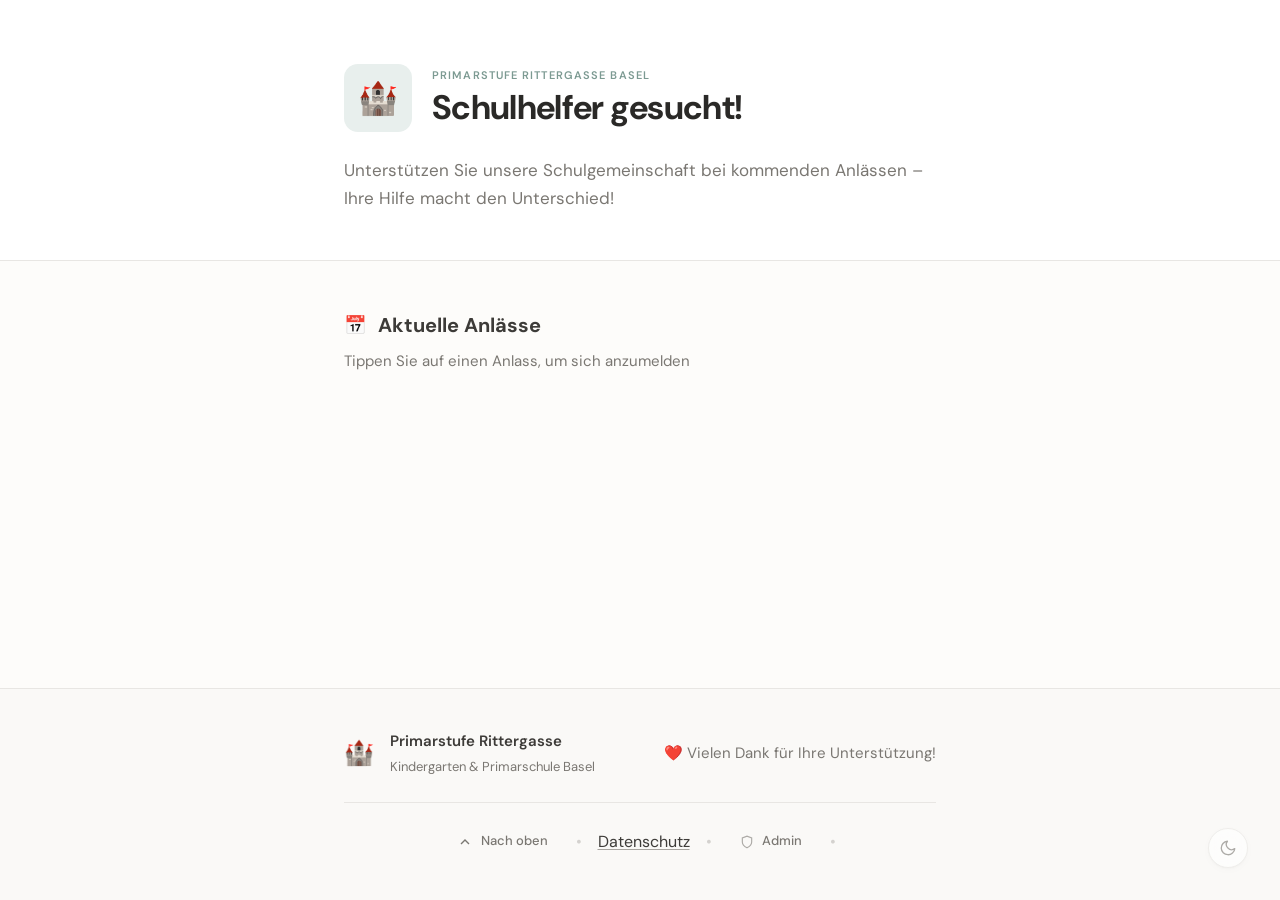
<file: index.html>
<!DOCTYPE html>
<html lang="de">
<head>
  <meta charset="UTF-8">
  <meta name="viewport" content="width=device-width, initial-scale=1.0, viewport-fit=cover">
  <meta name="description" content="Helfen Sie mit! Anmeldeformular für Schulanlässe der Primarstufe Rittergasse Basel">
  <meta name="theme-color" content="#fdfcfa" media="(prefers-color-scheme: light)">
  <meta name="theme-color" content="#1c1c1a" media="(prefers-color-scheme: dark)">
  <meta name="mobile-web-app-capable" content="yes">
  
  <title>Schulhelfer – Primarstufe Rittergasse Basel</title>
  
  <link rel="preconnect" href="https://fonts.googleapis.com">
  <link rel="preconnect" href="https://fonts.gstatic.com" crossorigin>
  <link href="https://fonts.googleapis.com/css2?family=DM+Sans:wght@400;500;600;700&display=swap" rel="stylesheet">
  
  <link rel="stylesheet" href="css/styles.css">

  <!-- Prevent flash of wrong theme (FOUC) -->
  <script>
    (function(){var t=localStorage.getItem('theme')||(matchMedia('(prefers-color-scheme:dark)').matches?'dark':'light');if(t==='dark')document.documentElement.setAttribute('data-theme','dark')})();
  </script>

  <!-- Favicon -->
  <link rel="icon" href="data:image/svg+xml,<svg xmlns='http://www.w3.org/2000/svg' viewBox='0 0 100 100'><text y='.9em' font-size='90'>🏰</text></svg>">

  <!-- PWA: installable on Home Screen -->
  <link rel="manifest" href="./manifest.webmanifest">
  <link rel="apple-touch-icon" href="./icons/icon.svg">
  <meta name="apple-mobile-web-app-capable" content="yes">
  <meta name="apple-mobile-web-app-status-bar-style" content="default">
  <meta name="apple-mobile-web-app-title" content="Schulhelfer">
</head>
<body>
  <!-- Skip Link -->
  <a href="#main-content" class="skip-link">Zum Hauptinhalt springen</a>
  
  <!-- Header -->
  <header class="header" role="banner">
    <div class="container">
      <div class="header-content">
        <div class="school-badge" aria-hidden="true">
          <span class="school-icon">🏰</span>
        </div>
        <div class="school-info">
          <p class="school-name">Primarstufe Rittergasse Basel</p>
          <h1 class="site-title">Schulhelfer gesucht!</h1>
        </div>
      </div>
      <p class="header-intro">
        Unterstützen Sie unsere Schulgemeinschaft bei kommenden Anlässen – 
        Ihre Hilfe macht den Unterschied!
      </p>
    </div>
  </header>

  <!-- Main -->
  <main id="main-content" class="main" role="main">
    <div class="container">
      
      <!-- Status (Screenreader) -->
      <div id="status-message" class="visually-hidden" role="status" aria-live="polite" aria-atomic="true"></div>
      
      <!-- Error Message -->
      <div id="error-message" class="message message--error" role="alert" aria-live="assertive" hidden>
        <div class="message-icon" aria-hidden="true">
          <svg width="24" height="24" viewBox="0 0 24 24" fill="none" stroke="currentColor" stroke-width="2">
            <circle cx="12" cy="12" r="10"></circle>
            <line x1="12" y1="8" x2="12" y2="12"></line>
            <line x1="12" y1="16" x2="12.01" y2="16"></line>
          </svg>
        </div>
        <div class="message-content">
          <strong>Fehler</strong>
          <span id="error-text"></span>
        </div>
        <button type="button" class="message-close" aria-label="Meldung schliessen" onclick="closeError()">
          <svg width="20" height="20" viewBox="0 0 24 24" fill="none" stroke="currentColor" stroke-width="2">
            <line x1="18" y1="6" x2="6" y2="18"></line>
            <line x1="6" y1="6" x2="18" y2="18"></line>
          </svg>
        </button>
      </div>
      
      <!-- Success Message -->
      <div id="success-message" class="message message--success" role="alert" aria-live="polite" hidden>
        <div class="message-icon" aria-hidden="true">
          <svg width="24" height="24" viewBox="0 0 24 24" fill="none" stroke="currentColor" stroke-width="2">
            <path d="M22 11.08V12a10 10 0 1 1-5.93-9.14"></path>
            <polyline points="22 4 12 14.01 9 11.01"></polyline>
          </svg>
        </div>
        <div class="message-content">
          <strong>Vielen Dank!</strong>
          <span id="success-text"></span>
          <!-- Calendar download button will be inserted here by JavaScript -->
        </div>
      </div>

      <!-- Loading -->
      <div id="loading" class="loading" aria-busy="true" hidden>
        <div class="loading-spinner" aria-hidden="true"></div>
        <p>Anlässe werden geladen...</p>
      </div>

      <!-- Events Section -->
      <section id="events-section" class="events-section" aria-labelledby="events-heading">
        <div class="section-header">
          <h2 id="events-heading" class="section-heading">
            <span class="section-icon" aria-hidden="true">📅</span>
            Aktuelle Anlässe
          </h2>
          <p class="section-intro">Tippen Sie auf einen Anlass, um sich anzumelden</p>
        </div>
        
        <div id="events-list" class="events-list" role="list" aria-label="Verfügbare Anlässe"></div>
        
        <!-- No Events -->
        <div id="no-events" class="no-events" hidden>
          <div class="no-events-icon" aria-hidden="true">
            <svg width="80" height="80" viewBox="0 0 24 24" fill="none" stroke="currentColor" stroke-width="1">
              <rect x="3" y="4" width="18" height="18" rx="2" ry="2"></rect>
              <line x1="16" y1="2" x2="16" y2="6"></line>
              <line x1="8" y1="2" x2="8" y2="6"></line>
              <line x1="3" y1="10" x2="21" y2="10"></line>
            </svg>
          </div>
          <h3>Keine Anlässe verfügbar</h3>
          <p>Momentan suchen wir keine Helfer.<br>Schauen Sie später wieder vorbei!</p>
        </div>
      </section>

      <!-- Registration Form -->
      <section id="registration-section" class="registration-section" aria-labelledby="form-heading" hidden>
        <div class="registration-card">
          <div class="registration-header">
            <button type="button" class="back-btn" onclick="cancelRegistration()" aria-label="Zurück zur Anlassauswahl">
              <svg width="24" height="24" viewBox="0 0 24 24" fill="none" stroke="currentColor" stroke-width="2">
                <polyline points="15 18 9 12 15 6"></polyline>
              </svg>
              <span>Zurück</span>
            </button>
          </div>
          
          <div class="registration-content">
            <h2 id="form-heading" class="registration-title">
              <svg width="28" height="28" viewBox="0 0 24 24" fill="none" stroke="currentColor" stroke-width="2">
                <path d="M16 21v-2a4 4 0 0 0-4-4H5a4 4 0 0 0-4 4v2"></path>
                <circle cx="8.5" cy="7" r="4"></circle>
                <line x1="20" y1="8" x2="20" y2="14"></line>
                <line x1="23" y1="11" x2="17" y2="11"></line>
              </svg>
              Anmeldung
            </h2>
            
            <div class="selected-event">
              <span class="selected-label">Für diesen Anlass:</span>
              <span id="selected-event-name" class="selected-name"></span>
            </div>
            
            <form id="registration-form" class="registration-form" novalidate>
              <input type="hidden" id="event-id" name="eventId">

              <!-- Honeypot (hidden from humans, catches bots) -->
              <div class="form-group" aria-hidden="true" style="position:absolute;left:-9999px;height:0;overflow:hidden">
                <label for="website" aria-hidden="true">Website</label>
                <input type="text" id="website" name="website" autocomplete="off" tabindex="-1" aria-hidden="true">
              </div>

              <!-- Name -->
              <div class="form-group">
                <label for="name" class="form-label">
                  Ihr Name
                  <span class="required" aria-hidden="true">*</span>
                </label>
                <div class="input-wrapper">
                  <svg class="input-icon" width="20" height="20" viewBox="0 0 24 24" fill="none" stroke="currentColor" stroke-width="2">
                    <path d="M20 21v-2a4 4 0 0 0-4-4H8a4 4 0 0 0-4 4v2"></path>
                    <circle cx="12" cy="7" r="4"></circle>
                  </svg>
                  <input type="text" id="name" name="name" class="form-input" required autocomplete="name" placeholder="Vor- und Nachname" aria-describedby="name-error" aria-required="true" enterkeyhint="next">
                </div>
                <span id="name-error" class="form-error" role="alert" hidden></span>
              </div>
              
              <!-- Email -->
              <div class="form-group">
                <label for="email" class="form-label">
                  E-Mail-Adresse
                  <span class="required" aria-hidden="true">*</span>
                </label>
                <div class="input-wrapper">
                  <svg class="input-icon" width="20" height="20" viewBox="0 0 24 24" fill="none" stroke="currentColor" stroke-width="2">
                    <path d="M4 4h16c1.1 0 2 .9 2 2v12c0 1.1-.9 2-2 2H4c-1.1 0-2-.9-2-2V6c0-1.1.9-2 2-2z"></path>
                    <polyline points="22,6 12,13 2,6"></polyline>
                  </svg>
                  <input type="email" id="email" name="email" class="form-input" required autocomplete="email" placeholder="ihre.email@beispiel.ch" aria-describedby="email-error" aria-required="true" inputmode="email" enterkeyhint="next" autocapitalize="off" spellcheck="false">
                </div>
                <span id="email-error" class="form-error" role="alert" hidden></span>
              </div>
              
              <!-- Phone -->
              <div class="form-group">
                <label for="phone" class="form-label">
                  Telefonnummer
                  <span class="optional">(optional)</span>
                </label>
                <div class="input-wrapper">
                  <svg class="input-icon" width="20" height="20" viewBox="0 0 24 24" fill="none" stroke="currentColor" stroke-width="2">
                    <path d="M22 16.92v3a2 2 0 0 1-2.18 2 19.79 19.79 0 0 1-8.63-3.07 19.5 19.5 0 0 1-6-6 19.79 19.79 0 0 1-3.07-8.67A2 2 0 0 1 4.11 2h3a2 2 0 0 1 2 1.72 12.84 12.84 0 0 0 .7 2.81 2 2 0 0 1-.45 2.11L8.09 9.91a16 16 0 0 0 6 6l1.27-1.27a2 2 0 0 1 2.11-.45 12.84 12.84 0 0 0 2.81.7A2 2 0 0 1 22 16.92z"></path>
                  </svg>
                  <input type="tel" id="phone" name="phone" class="form-input" autocomplete="tel" placeholder="079 123 45 67" aria-describedby="phone-hint phone-error" inputmode="tel" enterkeyhint="done">
                </div>
                <span id="phone-error" class="form-error" role="alert" hidden></span>
                <span id="phone-hint" class="form-hint">Für Rückfragen bei Änderungen</span>
              </div>
              
              <!-- Submit -->
              <button type="submit" id="submit-btn" class="btn btn-primary">
                <span class="btn-content">
                  <svg width="22" height="22" viewBox="0 0 24 24" fill="none" stroke="currentColor" stroke-width="2.5">
                    <polyline points="20 6 9 17 4 12"></polyline>
                  </svg>
                  <span>Jetzt anmelden</span>
                </span>
                <span class="btn-loading" hidden>
                  <span class="spinner"></span>
                  <span>Wird gesendet...</span>
                </span>
              </button>
            </form>
          </div>
        </div>
      </section>

    </div>
  </main>

  <!-- Footer -->
  <footer class="footer" role="contentinfo">
    <div class="container">
      <div class="footer-main">
        <div class="footer-brand">
          <span class="footer-icon" aria-hidden="true">🏰</span>
          <div class="footer-info">
            <strong>Primarstufe Rittergasse</strong>
            <span>Kindergarten & Primarschule Basel</span>
          </div>
        </div>
        <p class="footer-thanks">
          <span aria-hidden="true">❤️</span> 
          Vielen Dank für Ihre Unterstützung!
        </p>
      </div>
      <!-- Install to Home Screen (hidden by default; shown when installable) -->
      <div class="footer-install" id="install-wrap" hidden>
        <button type="button" id="install-app-btn" class="install-app-btn">
          <svg width="20" height="20" viewBox="0 0 24 24" fill="none" stroke="currentColor" stroke-width="2" stroke-linecap="round" stroke-linejoin="round" aria-hidden="true">
            <rect x="5" y="2" width="14" height="20" rx="2" ry="2"></rect>
            <line x1="12" y1="8" x2="12" y2="16"></line>
            <line x1="8" y1="12" x2="16" y2="12"></line>
          </svg>
          <span>Zum Startbildschirm hinzufügen</span>
        </button>
      </div>

      <div class="footer-bottom">
        <div class="footer-links">
          <a href="#main-content" class="back-to-top">
            <svg width="16" height="16" viewBox="0 0 24 24" fill="none" stroke="currentColor" stroke-width="2">
              <polyline points="18 15 12 9 6 15"></polyline>
            </svg>
            Nach oben
          </a>
          <span class="footer-separator" aria-hidden="true">•</span>
          <button type="button" class="privacy-link" id="privacy-link" aria-haspopup="dialog">Datenschutz</button>
          <span class="footer-separator" aria-hidden="true">•</span>
          <a href="./admin/" class="footer-admin-link" rel="nofollow">
            <svg width="14" height="14" viewBox="0 0 24 24" fill="none" stroke="currentColor" stroke-width="2" aria-hidden="true">
              <path d="M12 22s8-4 8-10V5l-8-3-8 3v7c0 6 8 10 8 10z"/>
            </svg>
            Admin
          </a>
          <span class="footer-separator" aria-hidden="true">•</span>
          <a href="#" id="spreadsheet-link" class="spreadsheet-link" target="_blank" rel="noopener noreferrer" style="display: none;">
            <svg width="16" height="16" viewBox="0 0 24 24" fill="none" stroke="currentColor" stroke-width="2">
              <rect x="3" y="3" width="18" height="18" rx="2" ry="2"></rect>
              <line x1="9" y1="3" x2="9" y2="21"></line>
              <line x1="15" y1="3" x2="15" y2="21"></line>
              <line x1="3" y1="9" x2="21" y2="9"></line>
              <line x1="3" y1="15" x2="21" y2="15"></line>
            </svg>
            Übersicht öffnen
          </a>
        </div>
      </div>
    </div>
  </footer>

  <!-- Config -->
  <script>
    const CONFIG = {
      API_URL: 'https://script.google.com/macros/s/AKfycbzeyNTd8C1rmas-Nk5sF--Aa2Ck6ugw-wd6ts2slxpaVV8M9JzmKZW7GzipXYRsDbEf/exec',
      SCHOOL_NAME: 'Primarstufe Rittergasse Basel',
      SPREADSHEET_URL: 'https://docs.google.com/spreadsheets/d/1j844wKN_NrXyPSVyf1iuNfxydpGdUCOzQg9HQn549Qg/edit?usp=sharing'
    };

    if ('serviceWorker' in navigator) {
      window.addEventListener('load', () => {
        navigator.serviceWorker.register('./service-worker.js')
          .then((reg) => {
            reg.addEventListener('updatefound', () => {
              const nw = reg.installing;
              if (!nw) return;
              nw.addEventListener('statechange', () => {
                if (nw.state === 'installed' && navigator.serviceWorker.controller) {
                  nw.postMessage('skipWaiting');
                }
              });
            });
          })
          .catch((e) => console.log('SW registration failed:', e));
      });
    }
  </script>
  
  <!-- Theme Toggle Button -->
  <button class="theme-toggle" id="theme-toggle" aria-label="Farbschema wechseln" title="Farbschema wechseln">
    <svg class="icon-moon" viewBox="0 0 24 24" fill="none" stroke="currentColor" stroke-width="2" stroke-linecap="round" stroke-linejoin="round">
      <path d="M21 12.79A9 9 0 1 1 11.21 3 7 7 0 0 0 21 12.79z"></path>
    </svg>
    <svg class="icon-sun" viewBox="0 0 24 24" fill="none" stroke="currentColor" stroke-width="2" stroke-linecap="round" stroke-linejoin="round">
      <circle cx="12" cy="12" r="5"></circle>
      <line x1="12" y1="1" x2="12" y2="3"></line>
      <line x1="12" y1="21" x2="12" y2="23"></line>
      <line x1="4.22" y1="4.22" x2="5.64" y2="5.64"></line>
      <line x1="18.36" y1="18.36" x2="19.78" y2="19.78"></line>
      <line x1="1" y1="12" x2="3" y2="12"></line>
      <line x1="21" y1="12" x2="23" y2="12"></line>
      <line x1="4.22" y1="19.78" x2="5.64" y2="18.36"></line>
      <line x1="18.36" y1="5.64" x2="19.78" y2="4.22"></line>
    </svg>
  </button>
  
  <!-- Theme Script (before app.js, inline for instant load) -->
  <script>
    (function() {
      const toggle = document.getElementById('theme-toggle');
      const html = document.documentElement;

      // Get saved theme or respect system preference
      function getPreferredTheme() {
        const saved = localStorage.getItem('theme');
        if (saved) return saved;
        return window.matchMedia('(prefers-color-scheme: dark)').matches ? 'dark' : 'light';
      }

      // Apply theme to the DOM (no persistence)
      function applyTheme(theme) {
        if (theme === 'dark') {
          html.setAttribute('data-theme', 'dark');
        } else {
          html.removeAttribute('data-theme');
        }
      }

      // Apply + persist (used only on explicit user action)
      function setTheme(theme) {
        applyTheme(theme);
        localStorage.setItem('theme', theme);
      }

      // Initialize – apply without persisting so that system preference
      // changes still take effect until the user clicks the toggle.
      applyTheme(getPreferredTheme());

      // Toggle handler
      toggle.addEventListener('click', () => {
        const current = html.getAttribute('data-theme');
        setTheme(current === 'dark' ? 'light' : 'dark');
      });

      // Listen for system preference changes
      window.matchMedia('(prefers-color-scheme: dark)').addEventListener('change', (e) => {
        if (!localStorage.getItem('theme')) {
          applyTheme(e.matches ? 'dark' : 'light');
        }
      });
    })();
  </script>
  
  <!-- Privacy dialog -->
  <dialog id="privacy-dialog" class="privacy-dialog" aria-labelledby="privacy-title">
    <div class="privacy-card">
      <button type="button" class="install-close" aria-label="Schliessen" onclick="document.getElementById('privacy-dialog').close()">
        <svg width="20" height="20" viewBox="0 0 24 24" fill="none" stroke="currentColor" stroke-width="2" stroke-linecap="round" stroke-linejoin="round">
          <line x1="18" y1="6" x2="6" y2="18"></line>
          <line x1="6" y1="6" x2="18" y2="18"></line>
        </svg>
      </button>
      <h2 id="privacy-title" class="install-title">Datenschutz</h2>
      <div class="privacy-body">
        <p><strong>Verantwortlich:</strong> Primarstufe Rittergasse, Basel</p>
        <p><strong>Zweck:</strong> Organisation von Schulanlässen – Koordination freiwilliger Helfer:innen.</p>
        <p><strong>Erhobene Daten:</strong> Name, E-Mail-Adresse, Telefonnummer (optional).</p>
        <p><strong>Speicherung:</strong> Ihre Daten werden in einem geschützten Google Sheet gespeichert, auf das nur die Schulleitung Zugriff hat.</p>
        <p><strong>Aufbewahrung:</strong> Die Daten werden nach Durchführung des Anlasses innerhalb weniger Monate gelöscht.</p>
        <p><strong>Weitergabe:</strong> Keine Weitergabe an Dritte. Die Daten werden ausschliesslich für die Organisation des jeweiligen Anlasses verwendet.</p>
        <p><strong>Lokale Speicherung:</strong> Zur Benutzerfreundlichkeit speichert Ihr Browser Formulardaten und Einstellungen lokal (localStorage). Diese können Sie jederzeit über die Browser-Einstellungen löschen.</p>
        <p><strong>Auskunft &amp; Löschung:</strong> Wenden Sie sich an die Schulleitung, um Auskunft über Ihre Daten zu erhalten oder deren Löschung zu verlangen.</p>
      </div>
      <div class="install-actions">
        <button type="button" class="install-action install-action--primary" onclick="document.getElementById('privacy-dialog').close()">Verstanden</button>
      </div>
    </div>
  </dialog>
  <script>
    document.getElementById('privacy-link').addEventListener('click', function() {
      document.getElementById('privacy-dialog').showModal();
    });
  </script>

  <!-- Install-to-Home-Screen dialog (content populated by script based on browser context) -->
  <dialog id="install-dialog" class="install-dialog" aria-labelledby="install-title">
    <div class="install-card">
      <button type="button" class="install-close" aria-label="Schliessen" data-close>
        <svg width="20" height="20" viewBox="0 0 24 24" fill="none" stroke="currentColor" stroke-width="2" stroke-linecap="round" stroke-linejoin="round">
          <line x1="18" y1="6" x2="6" y2="18"></line>
          <line x1="6" y1="6" x2="18" y2="18"></line>
        </svg>
      </button>
      <div id="install-hero" class="install-hero" aria-hidden="true"></div>
      <h2 id="install-title" class="install-title"></h2>
      <div id="install-body" class="install-body"></div>
      <div id="install-actions" class="install-actions"></div>
    </div>
  </dialog>

  <!-- Auto-prompt banner (shown on return visits only) -->
  <div id="install-banner" class="install-banner" role="region" aria-label="Zum Startbildschirm hinzufügen" hidden>
    <div class="install-banner-inner">
      <div class="install-banner-icon" aria-hidden="true">
        <svg width="28" height="28" viewBox="0 0 24 24" fill="none" stroke="currentColor" stroke-width="2" stroke-linecap="round" stroke-linejoin="round">
          <rect x="5" y="2" width="14" height="20" rx="2" ry="2"></rect>
          <line x1="12" y1="8" x2="12" y2="16"></line>
          <line x1="8" y1="12" x2="16" y2="12"></line>
        </svg>
      </div>
      <div class="install-banner-text">
        <strong>Schulhelfer als App</strong>
        <span>Ein Tipp genügt für nächste Anlässe</span>
      </div>
      <div class="install-banner-actions">
        <button type="button" id="install-banner-dismiss" class="install-banner-btn install-banner-btn--ghost">Später</button>
        <button type="button" id="install-banner-accept" class="install-banner-btn install-banner-btn--primary">Hinzufügen</button>
      </div>
    </div>
  </div>

  <!-- PWA install handler -->
  <script>
    (function(){
      const wrap    = document.getElementById('install-wrap');
      const btn     = document.getElementById('install-app-btn');
      const dlg     = document.getElementById('install-dialog');
      const title   = document.getElementById('install-title');
      const body    = document.getElementById('install-body');
      const actions = document.getElementById('install-actions');
      const hero    = document.getElementById('install-hero');
      const banner  = document.getElementById('install-banner');
      const bAccept = document.getElementById('install-banner-accept');
      const bDismiss= document.getElementById('install-banner-dismiss');
      if (!wrap || !btn || !dlg || !banner) return;

      // --- State (visits, dismissals) --------------------------------------
      const STORAGE_KEY = 'schulhelfer.install';
      const DISMISS_DAYS = 14;
      function readState(){ try { return JSON.parse(localStorage.getItem(STORAGE_KEY) || '{}'); } catch(e) { return {}; } }
      function writeState(p){ try { localStorage.setItem(STORAGE_KEY, JSON.stringify(Object.assign(readState(), p))); } catch(e){} }
      const state = readState();
      writeState({ visits: (state.visits || 0) + 1, lastVisit: Date.now() });

      // --- Environment detection -------------------------------------------
      const ua = navigator.userAgent || '';
      const isIOS       = /iPhone|iPad|iPod/i.test(ua) && !window.MSStream;
      const isAndroid   = /Android/i.test(ua);
      const isInApp     = /FBAN|FBAV|FB_IAB|FBIOS|Instagram|Line\/|Twitter|LinkedInApp|WhatsApp|Snapchat|GSA\/|Pinterest|MicroMessenger|TikTok|TelegramBot|Threads/i.test(ua);
      const isIOSOther  = isIOS && /CriOS|FxiOS|EdgiOS|OPiOS/i.test(ua);
      const isIOSSafari = isIOS && !isInApp && !isIOSOther && /Safari/i.test(ua);
      const isStandalone = window.matchMedia('(display-mode: standalone)').matches
        || window.navigator.standalone === true;

      if (isStandalone) { // already installed – do nothing
        writeState({ installed: true });
        return;
      }

      // --- Visual assets ---------------------------------------------------
      const svgShare = '<svg viewBox="0 0 24 24" width="28" height="28" fill="none" stroke="currentColor" stroke-width="2" stroke-linecap="round" stroke-linejoin="round"><path d="M4 12v8a2 2 0 0 0 2 2h12a2 2 0 0 0 2-2v-8"/><polyline points="16 6 12 2 8 6"/><line x1="12" y1="2" x2="12" y2="15"/></svg>';
      const svgSafari = '<svg viewBox="0 0 24 24" width="56" height="56" fill="none" stroke="currentColor" stroke-width="1.4"><circle cx="12" cy="12" r="10"/><polygon points="16.5 7.5 13.8 13.8 7.5 16.5 10.2 10.2" fill="currentColor" stroke="none"/></svg>';
      const svgHome   = '<svg viewBox="0 0 24 24" width="56" height="56" fill="none" stroke="currentColor" stroke-width="1.6" stroke-linecap="round" stroke-linejoin="round"><rect x="3" y="3" width="7" height="7" rx="1.5"/><rect x="14" y="3" width="7" height="7" rx="1.5"/><rect x="3" y="14" width="7" height="7" rx="1.5"/><rect x="14" y="14" width="7" height="7" rx="1.5"/></svg>';
      const svgBrowser= '<svg viewBox="0 0 24 24" width="56" height="56" fill="none" stroke="currentColor" stroke-width="1.6" stroke-linecap="round" stroke-linejoin="round"><rect x="3" y="4" width="18" height="16" rx="2"/><line x1="3" y1="9" x2="21" y2="9"/><circle cx="6.5" cy="6.5" r="0.6" fill="currentColor"/><circle cx="8.8" cy="6.5" r="0.6" fill="currentColor"/><circle cx="11.1" cy="6.5" r="0.6" fill="currentColor"/></svg>';

      // --- Dialog (native <dialog>) ----------------------------------------
      function openDialog(ctx){
        renderDialog(ctx);
        dlg.showModal();
      }
      function closeDialog(){
        dlg.close();
      }
      dlg.addEventListener('click', (e) => {
        const t = e.target;
        if (t && t.closest && t.closest('[data-close]')) closeDialog();
        if (t === dlg) closeDialog();
      });

      async function copyLink(){
        const url = location.href;
        try { await navigator.clipboard.writeText(url); return true; }
        catch(e) {
          try {
            const ta = document.createElement('textarea');
            ta.value = url; ta.setAttribute('readonly','');
            ta.style.position='fixed'; ta.style.top='-9999px';
            document.body.appendChild(ta); ta.select();
            const ok = document.execCommand('copy');
            document.body.removeChild(ta);
            return !!ok;
          } catch(_) { return false; }
        }
      }

      function renderDialog(ctx){
        let h='', t='', b='', a='';
        if (ctx === 'in-app') {
          t = 'Im richtigen Browser öffnen';
          h = svgBrowser;
          b = ''
            + '<p>Sie sehen diese Seite gerade in einer App (WhatsApp, Instagram, Gmail …). '
            + 'Das Hinzufügen zum Startbildschirm funktioniert hier leider nicht.</p>'
            + '<p class="install-hint">Öffnen Sie die Seite in <strong>Safari</strong> (iPhone/iPad) '
            + 'oder <strong>Chrome</strong> (Android) – zum Beispiel über das <strong>•••</strong>-Menü oben rechts '
            + '(«In Safari öffnen» / «In Chrome öffnen»), oder kopieren Sie den Link.</p>';
          a = ''
            + '<button type="button" class="install-action install-action--primary" data-action="copy">Link kopieren</button>'
            + '<button type="button" class="install-action" data-close>Schliessen</button>';
        } else if (ctx === 'ios-other') {
          t = 'In Safari fortfahren';
          h = svgSafari;
          b = ''
            + '<p>Auf iPhone und iPad lässt sich eine Seite nur in <strong>Safari</strong> zum Startbildschirm hinzufügen. '
            + 'Bitte öffnen Sie die Seite einmal in Safari.</p>'
            + '<p class="install-hint">Tipp: Link kopieren, Safari starten und in die Adresszeile einfügen.</p>';
          a = ''
            + '<button type="button" class="install-action install-action--primary" data-action="copy">Link kopieren</button>'
            + '<button type="button" class="install-action" data-close>Schliessen</button>';
        } else if (ctx === 'ios-safari') {
          t = 'Zum Startbildschirm hinzufügen';
          h = svgShare;
          b = ''
            + '<ol class="install-steps">'
            + '<li><span class="install-step-n">1</span><span>Tippen Sie in Safari auf das Teilen-Symbol <span class="install-inline-icon">' + svgShare + '</span></span></li>'
            + '<li><span class="install-step-n">2</span><span>Scrollen Sie etwas nach unten und wählen Sie <strong>«Zum Home-Bildschirm»</strong>.</span></li>'
            + '<li><span class="install-step-n">3</span><span>Bestätigen Sie oben rechts mit <strong>«Hinzufügen»</strong>.</span></li>'
            + '</ol>'
            + '<p class="install-arrow-hint" aria-hidden="true">Das Teilen-Symbol finden Sie in Safari meist unten <span class="install-arrow">▼</span></p>';
          a = '<button type="button" class="install-action install-action--primary" data-close>Verstanden</button>';
        } else if (ctx === 'android-no-prompt') {
          t = 'Zum Startbildschirm hinzufügen';
          h = svgHome;
          b = ''
            + '<ol class="install-steps">'
            + '<li><span class="install-step-n">1</span><span>Tippen Sie oben rechts auf das <strong>⋮</strong>-Menü von Chrome.</span></li>'
            + '<li><span class="install-step-n">2</span><span>Wählen Sie <strong>«App installieren»</strong> oder <strong>«Zum Startbildschirm hinzufügen»</strong>.</span></li>'
            + '<li><span class="install-step-n">3</span><span>Bestätigen Sie mit <strong>«Installieren»</strong> bzw. <strong>«Hinzufügen»</strong>.</span></li>'
            + '</ol>';
          a = '<button type="button" class="install-action install-action--primary" data-close>Verstanden</button>';
        } else {
          t = 'Zum Startbildschirm hinzufügen';
          h = svgHome;
          b = '<p>Öffnen Sie das Browsermenü und wählen Sie <strong>«App installieren»</strong> oder <strong>«Zum Startbildschirm hinzufügen»</strong>.</p>';
          a = '<button type="button" class="install-action install-action--primary" data-close>Verstanden</button>';
        }
        title.textContent = t;
        hero.innerHTML    = h;
        body.innerHTML    = b;
        actions.innerHTML = a;

        actions.querySelectorAll('[data-action="copy"]').forEach((el) => {
          const label = el.textContent;
          el.addEventListener('click', async () => {
            const ok = await copyLink();
            el.textContent = ok ? 'Kopiert ✓' : 'Bitte manuell kopieren';
            if (ok) setTimeout(() => { el.textContent = label; }, 2200);
          });
        });
      }

      // --- Core button flow -----------------------------------------------
      let deferredPrompt = null;

      function showButton(){ wrap.hidden = false; }
      function hideButton(){ wrap.hidden = true; }

      function triggerInstall(){
        if (deferredPrompt) {
          Promise.resolve().then(async () => {
            try {
              deferredPrompt.prompt();
              const choice = await deferredPrompt.userChoice;
              if (choice && choice.outcome === 'accepted') hideButton();
            } catch(e) {}
            deferredPrompt = null;
          });
          return;
        }
        if (isInApp)     return openDialog('in-app');
        if (isIOSOther)  return openDialog('ios-other');
        if (isIOSSafari) return openDialog('ios-safari');
        if (isAndroid)   return openDialog('android-no-prompt');
        openDialog('desktop');
      }

      btn.addEventListener('click', triggerInstall);

      // --- Native prompt capture (Android/Desktop Chromium) ---------------
      window.addEventListener('beforeinstallprompt', (e) => {
        e.preventDefault();
        deferredPrompt = e;
        showButton();
      });
      window.addEventListener('appinstalled', () => {
        deferredPrompt = null;
        hideButton();
        hideBanner(true);
        writeState({ installed: true });
      });

      // --- Button visibility ----------------------------------------------
      // Always visible on mobile (we can always offer SOMETHING useful there).
      const isMobile = isIOS || isAndroid || /Mobi|Tablet/i.test(ua);
      if (isMobile) showButton();

      // --- Auto-banner (2nd+ visit, respects dismissal) -------------------
      function showBanner(){
        banner.hidden = false;
        // small slide-in animation via CSS class after a tick
        requestAnimationFrame(() => banner.classList.add('is-visible'));
      }
      function hideBanner(permanent){
        banner.classList.remove('is-visible');
        setTimeout(() => { banner.hidden = true; }, 220);
        if (permanent) writeState({ bannerDismissedAt: Date.now() });
      }

      bAccept.addEventListener('click', () => { hideBanner(true); triggerInstall(); });
      bDismiss.addEventListener('click', () => hideBanner(true));

      const visits = (readState().visits || 0);
      const dismissedAt = readState().bannerDismissedAt || 0;
      const dismissExpired = (Date.now() - dismissedAt) > DISMISS_DAYS * 24 * 60 * 60 * 1000;
      const bannerAllowed = isMobile && visits >= 2 && dismissExpired && !readState().installed;

      if (bannerAllowed) {
        // Show after a short delay so it never blocks the primary task.
        setTimeout(showBanner, 4500);
      }
    })();
  </script>

  <script src="js/helferliste-docx.js"></script>
  <script src="js/app.js"></script>
</body>
</html>
</file>
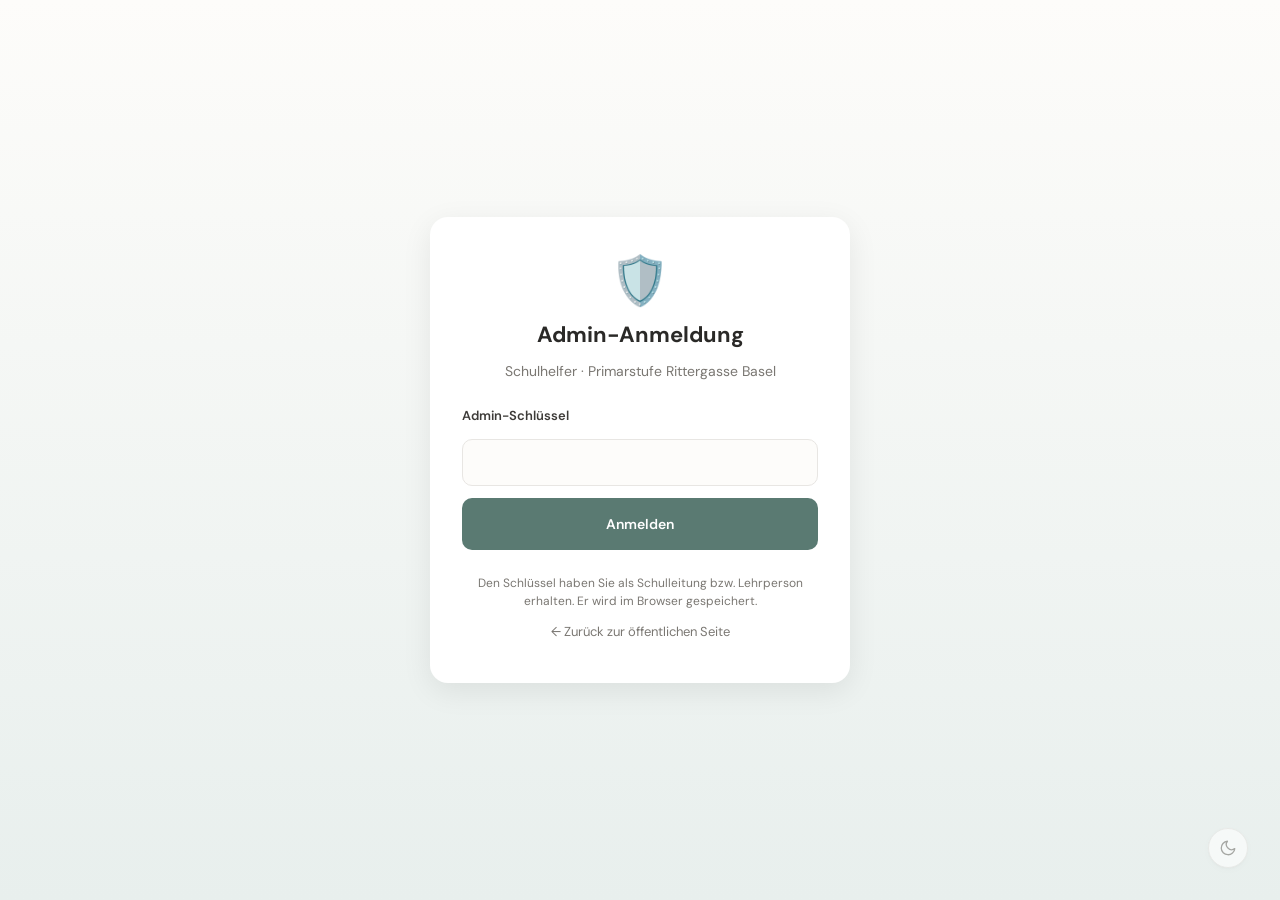
<file: admin/index.html>
<!DOCTYPE html>
<html lang="de">
<head>
  <meta charset="UTF-8">
  <meta name="viewport" content="width=device-width, initial-scale=1, viewport-fit=cover">
  <meta name="theme-color" content="#fdfcfa" media="(prefers-color-scheme: light)">
  <meta name="theme-color" content="#1c1c1a" media="(prefers-color-scheme: dark)">
  <meta name="robots" content="noindex,nofollow">
  <title>Admin · Schulhelfer Rittergasse</title>

  <link rel="preconnect" href="https://fonts.googleapis.com">
  <link rel="preconnect" href="https://fonts.gstatic.com" crossorigin>
  <link href="https://fonts.googleapis.com/css2?family=DM+Sans:wght@400;500;600;700&display=swap" rel="stylesheet">

  <!-- Reuse the public-site design tokens (palette, typography, spacing). -->
  <link rel="stylesheet" href="../css/styles.css">
  <link rel="stylesheet" href="admin.css">

  <!-- Prevent flash of wrong theme. -->
  <script>
    (function(){var t=localStorage.getItem('theme')||(matchMedia('(prefers-color-scheme:dark)').matches?'dark':'light');if(t==='dark')document.documentElement.setAttribute('data-theme','dark')})();
  </script>

  <link rel="icon" href="data:image/svg+xml,<svg xmlns='http://www.w3.org/2000/svg' viewBox='0 0 100 100'><text y='.9em' font-size='90'>🛡️</text></svg>">
</head>
<body class="admin-body">

  <!-- ============================ Login ============================ -->
  <section id="login-view" class="admin-login" hidden>
    <div class="login-card">
      <div class="login-icon" aria-hidden="true">🛡️</div>
      <h1>Admin-Anmeldung</h1>
      <p class="login-sub">Schulhelfer · Primarstufe Rittergasse Basel</p>
      <form id="login-form" autocomplete="off">
        <label for="login-key">Admin-Schlüssel</label>
        <input type="password" id="login-key" autocomplete="current-password" autocapitalize="off" required>
        <button type="submit" class="btn btn-primary" id="login-btn">
          <span class="btn-label">Anmelden</span>
          <span class="btn-spinner" hidden></span>
        </button>
      </form>
      <p id="login-error" class="error-msg" hidden></p>
      <p class="login-help">
        Den Schlüssel haben Sie als Schulleitung bzw. Lehrperson erhalten.
        Er wird im Browser gespeichert.
      </p>
      <p class="login-back"><a href="../">← Zurück zur öffentlichen Seite</a></p>
    </div>
  </section>

  <!-- ============================ Dashboard ============================ -->
  <section id="dashboard-view" class="admin-dashboard" hidden>
    <header class="admin-header">
      <div class="admin-header-row">
        <div class="admin-title-block">
          <span class="admin-icon" aria-hidden="true">🛡️</span>
          <div>
            <h1 class="admin-title">Schulhelfer · Admin</h1>
            <p class="admin-subtitle">Primarstufe Rittergasse Basel</p>
          </div>
        </div>
        <nav class="admin-nav">
          <a href="../" class="btn btn-ghost">→ öffentliche Seite</a>
          <button type="button" class="btn btn-ghost js-logout-btn">Abmelden</button>
        </nav>
      </div>
    </header>

    <main class="admin-main">
      <div class="admin-toolbar">
        <button type="button" class="btn btn-primary" id="new-event-btn">+ Neuer Anlass</button>
        <button type="button" class="btn btn-secondary" id="refresh-btn" aria-label="Liste aktualisieren">↻</button>
        <span class="toolbar-spacer"></span>
        <button type="button" class="btn btn-ghost" id="integrity-btn" title="Auf Datenfehler prüfen"><span aria-hidden="true">🔍</span> Daten prüfen</button>
        <button type="button" class="btn btn-ghost" id="archive-btn" title="Vergangenes Jahr archivieren"><span aria-hidden="true">📂</span> Jahr archivieren</button>
        <a class="btn btn-ghost" id="sheet-link" href="#" target="_blank" rel="noopener noreferrer" title="Google-Tabelle öffnen (für Fortgeschrittene)"><span aria-hidden="true">📋</span> Tabelle</a>
      </div>

      <div id="loading-banner" class="admin-banner admin-banner--info" hidden>Wird geladen…</div>
      <div id="error-banner" class="admin-banner admin-banner--error" hidden></div>
      <div id="success-banner" class="admin-banner admin-banner--success" hidden></div>

      <section class="admin-section">
        <div class="admin-section-head">
          <h2>Kommende Anlässe</h2>
          <span id="count-upcoming" class="admin-count">0</span>
        </div>
        <div id="upcoming-list" class="admin-event-list"></div>
        <p id="upcoming-empty" class="admin-empty" hidden>Keine kommenden Anlässe.</p>
      </section>

      <section class="admin-section">
        <div class="admin-section-head">
          <h2>Abgesagte Anlässe</h2>
          <span id="count-cancelled" class="admin-count">0</span>
        </div>
        <div id="cancelled-list" class="admin-event-list"></div>
        <p id="cancelled-empty" class="admin-empty" hidden>Keine abgesagten Anlässe.</p>
      </section>

      <section class="admin-section">
        <div class="admin-section-head">
          <h2>Vergangene Anlässe</h2>
          <span id="count-past" class="admin-count">0</span>
        </div>
        <div id="past-list" class="admin-event-list"></div>
        <p id="past-empty" class="admin-empty" hidden>Keine vergangenen Anlässe.</p>
      </section>
    </main>

    <footer class="admin-footer" role="contentinfo">
      <div class="admin-footer-inner">
        <div class="admin-footer-brand">
          <span class="admin-footer-icon" aria-hidden="true">🛡️</span>
          <div>
            <strong>Schulhelfer · Admin</strong>
            <span class="admin-footer-school">Primarstufe Rittergasse Basel</span>
          </div>
        </div>
        <nav class="admin-footer-nav" aria-label="Footer">
          <a href="#dashboard-view" class="admin-footer-link">↑ Nach oben</a>
          <span class="admin-footer-sep" aria-hidden="true">·</span>
          <a href="../" class="admin-footer-link">→ öffentliche Seite</a>
          <span class="admin-footer-sep" aria-hidden="true">·</span>
          <button type="button" class="admin-footer-link js-logout-btn">Abmelden</button>
        </nav>
      </div>
    </footer>
  </section>

  <!-- ============================ Event modal ============================ -->
  <div id="event-modal" class="modal" hidden role="dialog" aria-modal="true" aria-labelledby="event-modal-title">
    <div class="modal-backdrop" data-close></div>
    <div class="modal-content">
      <header class="modal-head">
        <h2 id="event-modal-title">Neuer Anlass</h2>
        <button type="button" class="modal-close" aria-label="Schliessen" data-close>×</button>
      </header>
      <form id="event-form" novalidate>
        <input type="hidden" id="event-id">
        <div class="form-row">
          <label for="event-name">Name <span class="req" aria-hidden="true">*</span></label>
          <input type="text" id="event-name" required maxlength="120" placeholder="z.B. Sporttag Mittelstufe">
        </div>
        <div class="form-grid-2">
          <div class="form-row">
            <label for="event-date">Datum <span class="req" aria-hidden="true">*</span></label>
            <input type="date" id="event-date" required>
          </div>
          <div class="form-row">
            <label for="event-helfer">Benötigte Helfer <span class="req" aria-hidden="true">*</span></label>
            <input type="number" id="event-helfer" min="1" required placeholder="z.B. 8" inputmode="numeric" enterkeyhint="next">
          </div>
        </div>
        <div class="form-row">
          <label for="event-time">Zeit <span class="hint">(optional)</span></label>
          <input type="text" id="event-time" placeholder="z.B. 14:00-18:00 oder &laquo;ab 16:00&raquo;">
        </div>
        <div class="form-row">
          <label for="event-desc">Beschreibung <span class="hint">(optional)</span></label>
          <textarea id="event-desc" rows="3" maxlength="500" placeholder="Was sollen die Helfer tun?"></textarea>
        </div>
        <fieldset class="form-fieldset form-fieldset--public">
          <legend>Ansprechperson <span class="public-badge">öffentlich sichtbar</span></legend>
          <p class="form-hint">Beide Felder sind optional. Wenn ausgefüllt, erscheinen sie auf der öffentlichen Anlass-Karte und im iCal-Eintrag. Bitte nur Schul-Kontaktdaten verwenden — keine privaten Mobilnummern.</p>
          <div class="form-row">
            <label for="event-kontakt-name">Kontaktperson</label>
            <input type="text" id="event-kontakt-name" maxlength="80" placeholder="z.B. Frau Müller, Sekretariat">
          </div>
          <div class="form-row">
            <label for="event-kontakt-email">Kontakt-Email</label>
            <input type="email" id="event-kontakt-email" maxlength="254" placeholder="ansprech@schule.bs.ch" inputmode="email" enterkeyhint="done" autocapitalize="off" spellcheck="false">
          </div>
        </fieldset>
        <p id="event-form-error" class="error-msg" hidden></p>
        <footer class="modal-foot">
          <button type="button" class="btn btn-secondary" data-close>Abbrechen</button>
          <button type="submit" class="btn btn-primary" id="event-save-btn">
            <span class="btn-label">Speichern</span>
            <span class="btn-spinner" hidden></span>
          </button>
        </footer>
      </form>
    </div>
  </div>

  <!-- ============================ Confirm modal ============================ -->
  <div id="confirm-modal" class="modal" hidden role="dialog" aria-modal="true" aria-labelledby="confirm-title">
    <div class="modal-backdrop" data-close></div>
    <div class="modal-content modal-content--small">
      <header class="modal-head">
        <h2 id="confirm-title">Bestätigen</h2>
        <button type="button" class="modal-close" aria-label="Schliessen" data-close>×</button>
      </header>
      <div class="modal-body">
        <p id="confirm-text"></p>
      </div>
      <footer class="modal-foot">
        <button type="button" class="btn btn-secondary" data-close>Abbrechen</button>
        <button type="button" class="btn btn-danger" id="confirm-ok-btn">Absagen</button>
      </footer>
    </div>
  </div>

  <!-- ============================ Helpers (per-event) modal ============================ -->
  <div id="helpers-modal" class="modal" hidden role="dialog" aria-modal="true" aria-labelledby="helpers-title">
    <div class="modal-backdrop" data-close></div>
    <div class="modal-content modal-content--wide">
      <header class="modal-head">
        <h2 id="helpers-title">Helfer</h2>
        <button type="button" class="modal-close" aria-label="Schliessen" data-close>×</button>
      </header>
      <p id="helpers-event-meta" class="helpers-meta"></p>
      <div id="helpers-error" class="error-msg" hidden></div>
      <div id="helpers-list" class="helpers-list"></div>
      <p id="helpers-empty" class="admin-empty" hidden>Noch keine Anmeldungen.</p>
      <div class="helpers-bulk">
        <button type="button" class="btn btn-secondary" id="helpers-docx-btn" title="Druckbare Helferliste als Word-Dokument herunterladen">📥 Helferliste (Word)</button>
        <button type="button" class="btn btn-secondary" id="helpers-mailto-btn">📧 E-Mail an alle</button>
        <button type="button" class="btn btn-primary" id="helpers-add-btn">+ Helfer manuell eintragen</button>
      </div>
    </div>
  </div>

  <!-- ============================ Manual helper entry modal ============================ -->
  <div id="manual-modal" class="modal" hidden role="dialog" aria-modal="true" aria-labelledby="manual-title">
    <div class="modal-backdrop" data-close></div>
    <div class="modal-content modal-content--small">
      <header class="modal-head">
        <h2 id="manual-title">Helfer manuell eintragen</h2>
        <button type="button" class="modal-close" aria-label="Schliessen" data-close>×</button>
      </header>
      <form id="manual-form" novalidate>
        <input type="hidden" id="manual-event-id">
        <p id="manual-event-name" class="helpers-meta"></p>
        <div class="form-row">
          <label for="manual-name">Name <span class="req" aria-hidden="true">*</span></label>
          <input type="text" id="manual-name" required maxlength="100" placeholder="Vor- und Nachname">
        </div>
        <div class="form-row">
          <label for="manual-email">E-Mail <span class="req" aria-hidden="true">*</span></label>
          <input type="email" id="manual-email" required maxlength="254" placeholder="email@beispiel.ch" inputmode="email" enterkeyhint="next" autocapitalize="off" spellcheck="false">
        </div>
        <div class="form-row">
          <label for="manual-tel">Telefon <span class="hint">(optional)</span></label>
          <input type="tel" id="manual-tel" maxlength="30" placeholder="+41 79 123 45 67" inputmode="tel" enterkeyhint="done">
        </div>
        <p id="manual-error" class="error-msg" hidden></p>
        <footer class="modal-foot">
          <button type="button" class="btn btn-secondary" data-close>Abbrechen</button>
          <button type="submit" class="btn btn-primary" id="manual-save-btn">
            <span class="btn-label">Eintragen</span>
            <span class="btn-spinner" hidden></span>
          </button>
        </footer>
      </form>
    </div>
  </div>

  <!-- ============================ Archive modal ============================ -->
  <div id="archive-modal" class="modal" hidden role="dialog" aria-modal="true" aria-labelledby="archive-title">
    <div class="modal-backdrop" data-close></div>
    <div class="modal-content modal-content--small">
      <header class="modal-head">
        <h2 id="archive-title">📂 Jahr archivieren</h2>
        <button type="button" class="modal-close" aria-label="Schliessen" data-close>×</button>
      </header>
      <div class="modal-body">
        <p>Anlässe und Anmeldungen des gewählten Kalenderjahrs werden in dedizierte Archiv-Tabs verschoben und dort schreibgeschützt. Hinweis: vergangene Jahre werden täglich um 03:00 automatisch archiviert; manuelles Archivieren ist nur in Sonderfällen nötig.</p>
        <div class="form-row">
          <label for="archive-year">Jahr</label>
          <select id="archive-year"></select>
        </div>
        <label class="checkbox-row">
          <input type="checkbox" id="archive-confirm">
          <span>Ich habe geprüft, dass nichts mehr geändert werden muss.</span>
        </label>
        <p id="archive-error" class="error-msg" hidden></p>
      </div>
      <footer class="modal-foot">
        <button type="button" class="btn btn-secondary" data-close>Abbrechen</button>
        <button type="button" class="btn btn-primary" id="archive-go-btn" disabled>
          <span class="btn-label">Archivieren</span>
          <span class="btn-spinner" hidden></span>
        </button>
      </footer>
    </div>
  </div>

  <!-- ============================ Integrity result modal ============================ -->
  <div id="integrity-modal" class="modal" hidden role="dialog" aria-modal="true" aria-labelledby="integrity-title">
    <div class="modal-backdrop" data-close></div>
    <div class="modal-content">
      <header class="modal-head">
        <h2 id="integrity-title">🔍 Datenprüfung</h2>
        <button type="button" class="modal-close" aria-label="Schliessen" data-close>×</button>
      </header>
      <div class="modal-body">
        <div id="integrity-loading" hidden>Wird geprüft…</div>
        <div id="integrity-result"></div>
        <div id="repair-confirm" class="repair-confirm" hidden>
          <p class="repair-hint">🔧 <strong>Automatisch reparieren</strong> stellt fehlende Spalten (Status/Jahr) und die <em>Angemeldete</em>-Formel wieder her, sortiert die Anmeldungen und normalisiert die Telefonnummern. Datensicher und beliebig wiederholbar.</p>
          <div class="repair-confirm-actions">
            <button type="button" class="btn btn-primary" id="repair-go">Ja, reparieren</button>
            <button type="button" class="btn btn-secondary" id="repair-cancel">Abbrechen</button>
          </div>
        </div>
        <div id="repair-result" aria-live="polite" hidden></div>
      </div>
      <footer class="modal-foot">
        <button type="button" class="btn btn-ghost" id="repair-btn" title="Behebbare Befunde automatisch korrigieren"><span aria-hidden="true">🔧</span> Reparieren</button>
        <button type="button" class="btn btn-secondary" data-close>Schliessen</button>
      </footer>
    </div>
  </div>

  <script>
    const CONFIG = {
      API_URL: 'https://script.google.com/macros/s/AKfycbzeyNTd8C1rmas-Nk5sF--Aa2Ck6ugw-wd6ts2slxpaVV8M9JzmKZW7GzipXYRsDbEf/exec',
      SPREADSHEET_URL: 'https://docs.google.com/spreadsheets/d/1j844wKN_NrXyPSVyf1iuNfxydpGdUCOzQg9HQn549Qg/edit?usp=sharing'
    };
  </script>
  <!-- Theme Toggle Button (same pattern as the public site) -->
  <button class="theme-toggle" id="theme-toggle" aria-label="Farbschema wechseln" title="Farbschema wechseln">
    <svg class="icon-moon" viewBox="0 0 24 24" fill="none" stroke="currentColor" stroke-width="2" stroke-linecap="round" stroke-linejoin="round">
      <path d="M21 12.79A9 9 0 1 1 11.21 3 7 7 0 0 0 21 12.79z"></path>
    </svg>
    <svg class="icon-sun" viewBox="0 0 24 24" fill="none" stroke="currentColor" stroke-width="2" stroke-linecap="round" stroke-linejoin="round">
      <circle cx="12" cy="12" r="5"></circle>
      <line x1="12" y1="1" x2="12" y2="3"></line>
      <line x1="12" y1="21" x2="12" y2="23"></line>
      <line x1="4.22" y1="4.22" x2="5.64" y2="5.64"></line>
      <line x1="18.36" y1="18.36" x2="19.78" y2="19.78"></line>
      <line x1="1" y1="12" x2="3" y2="12"></line>
      <line x1="21" y1="12" x2="23" y2="12"></line>
      <line x1="4.22" y1="19.78" x2="5.64" y2="18.36"></line>
      <line x1="18.36" y1="5.64" x2="19.78" y2="4.22"></line>
    </svg>
  </button>

  <!-- Theme Script (mirrors index.html so localStorage 'theme' is the
       single source of truth across public + admin pages) -->
  <script>
    (function() {
      const toggle = document.getElementById('theme-toggle');
      const html = document.documentElement;
      function getPreferredTheme() {
        const saved = localStorage.getItem('theme');
        if (saved) return saved;
        return window.matchMedia('(prefers-color-scheme: dark)').matches ? 'dark' : 'light';
      }
      function applyTheme(theme) {
        if (theme === 'dark') html.setAttribute('data-theme', 'dark');
        else html.removeAttribute('data-theme');
      }
      function setTheme(theme) {
        applyTheme(theme);
        localStorage.setItem('theme', theme);
      }
      applyTheme(getPreferredTheme());
      toggle.addEventListener('click', () => {
        const current = html.getAttribute('data-theme');
        setTheme(current === 'dark' ? 'light' : 'dark');
      });
      window.matchMedia('(prefers-color-scheme: dark)').addEventListener('change', (e) => {
        if (!localStorage.getItem('theme')) applyTheme(e.matches ? 'dark' : 'light');
      });
    })();
  </script>

  <script src="../js/helferliste-docx.js"></script>
  <script src="admin.js"></script>
</body>
</html>
</file>
<file: css/styles.css>
/* ========================================
   SCHULHELFER – Primarstufe Rittergasse Basel
   Clean Elegant Pastel Design
   ======================================== */

/* Font is loaded via <link> in index.html for better performance */

:root {
  /* Elegant pastel palette - Light mode */
  --sage: #7c9a92;
  --sage-light: #e8efed;
  --sage-dark: #5a7a72;

  --blush: #d4a5a5;
  --blush-light: #f9f0f0;

  --sky: #94b4c1;
  --sky-light: #e8f1f4;

  --sand: #c9b99a;
  --sand-light: #f7f4ee;

  --lavender: #a8a4ce;
  --lavender-light: #f0eff7;

  --white: #ffffff;
  --cream: #fdfcfa;
  --warm-white: #faf9f7;

  --gray-100: #f5f4f2;
  --gray-200: #e8e6e3;
  --gray-300: #d4d2cf;
  --gray-400: #a8a5a0;
  --gray-500: #7a7772;
  --gray-600: #5c5955;
  --gray-700: #3d3b38;
  --gray-800: #2a2927;

  --success: #6b9080;
  --success-bg: #e8f0ec;
  --error: #c17b7b;
  --error-bg: #f9efef;
  --warning: #c4a35a;
  --warning-bg: #f9f5eb;

  /* Brand accent — sage-dark used for the install dialog / banner /
     numbered steps. Stable across themes (the install surface is a
     modal that reads the same way in both modes). */
  --brand: #5a7a72;
  --brand-hover: #4a6a62;
  --brand-fg: #ffffff;

  /* Pastel-badge text colours — paired with --sky-light / --sand-light /
     --blush-light backgrounds. Per-mode values guarantee WCAG-AA
     contrast in both light and dark themes. */
  --badge-sky-text: #3a6a7a;
  --badge-sand-text: #6a5a3a;
  --badge-blush-text: #7a4a4a;

  /* Typography */
  --font: 'DM Sans', -apple-system, BlinkMacSystemFont, sans-serif;

  /* Spacing */
  --space-1: 4px;
  --space-2: 8px;
  --space-3: 12px;
  --space-4: 16px;
  --space-5: 20px;
  --space-6: 24px;
  --space-8: 32px;
  --space-10: 40px;
  --space-12: 48px;
  --space-16: 64px;
  --space-20: 80px;

  /* Radius */
  --radius-sm: 6px;
  --radius: 10px;
  --radius-lg: 14px;
  --radius-xl: 18px;
  --radius-full: 9999px;

  /* Shadows - very soft */
  --shadow-xs: 0 1px 2px rgba(0,0,0,0.03);
  --shadow-sm: 0 2px 4px rgba(0,0,0,0.04);
  --shadow: 0 2px 8px rgba(0,0,0,0.05);
  --shadow-md: 0 4px 16px rgba(0,0,0,0.06);
  --shadow-lg: 0 8px 30px rgba(0,0,0,0.08);

  /* Transitions */
  --ease: cubic-bezier(0.4, 0, 0.2, 1);
  --duration: 200ms;

  /* Theme transition */
  --theme-transition: background-color 0.4s ease, color 0.4s ease, border-color 0.4s ease, box-shadow 0.4s ease, fill 0.4s ease, stroke 0.4s ease;
}

/* Dark mode */
[data-theme="dark"] {
  /* Refined dark pastel palette - softer, more elegant */
  --sage: #9ac0b4;
  --sage-light: #252d2a;
  --sage-dark: #b5d4c8;

  --blush: #d4b5b5;
  --blush-light: #2d2626;

  --sky: #a8c8d4;
  --sky-light: #252a2d;

  --sand: #d4c8ae;
  --sand-light: #2a2924;

  --lavender: #c0bce0;
  --lavender-light: #28272f;

  /* Surface tiers — strict elevation order so cards / headers / hover
     states pop UP from the body, not down. Each step is ~+5–8 % luma:
       --cream      = page body          (deepest)
       --white      = cards / modals     (one step up)
       --warm-white = footer / admin hd  (two steps up)
       --gray-100   = subtle tints       (three steps up)
   */
  --cream: #161614;
  --white: #1f1e1c;
  --warm-white: #262422;
  --gray-100: #2c2a28;

  /* Refined gray scale for dark mode (text + borders) */
  --gray-200: #3a3835;
  --gray-300: #4a4744;
  --gray-400: #6e6c68;
  --gray-500: #9a978f;
  --gray-600: #bcb8b1;
  --gray-700: #dcd9d2;
  --gray-800: #efece6;

  /* Status colors - slightly brighter for dark mode */
  --success: #8fc0ac;
  --success-bg: #1e2622;
  --error: #d49090;
  --error-bg: #261e1e;
  --warning: #d4b870;
  --warning-bg: #262318;

  /* Brand stays the same across themes — it's used on modal-style
     install surfaces that aren't part of the page elevation stack. */

  /* Pastel-badge text — flipped to the lighter side of each pair so
     it reads on the dark pastel backgrounds. */
  --badge-sky-text: #a8c8d4;
  --badge-sand-text: #d4c8ae;
  --badge-blush-text: #d4b5b5;

  /* Adjusted shadows for dark mode */
  --shadow-xs: 0 1px 2px rgba(0,0,0,0.15);
  --shadow-sm: 0 2px 4px rgba(0,0,0,0.2);
  --shadow: 0 2px 8px rgba(0,0,0,0.25);
  --shadow-md: 0 4px 16px rgba(0,0,0,0.3);
  --shadow-lg: 0 8px 30px rgba(0,0,0,0.35);
}

/* Reset */
*, *::before, *::after {
  box-sizing: border-box;
  margin: 0;
  padding: 0;
}

html {
  font-size: 16px;
  scroll-behavior: smooth;
  -webkit-text-size-adjust: 100%;
}

@media (prefers-reduced-motion: reduce) {
  html { scroll-behavior: auto; }
  * { animation-duration: 0.01ms !important; transition-duration: 0.01ms !important; }
}

body {
  font-family: var(--font);
  font-size: 1rem;
  line-height: 1.6;
  color: var(--gray-700);
  background: var(--cream);
  min-height: 100vh;
  display: flex;
  flex-direction: column;
  -webkit-font-smoothing: antialiased;
}

/* Utilities */
.visually-hidden {
  position: absolute;
  width: 1px;
  height: 1px;
  padding: 0;
  margin: -1px;
  overflow: hidden;
  clip: rect(0,0,0,0);
  white-space: nowrap;
  border: 0;
}

[hidden] { display: none !important; }

/* Skip Link */
.skip-link {
  position: absolute;
  top: -100%;
  left: 50%;
  transform: translateX(-50%);
  z-index: 9999;
  padding: var(--space-3) var(--space-6);
  background: var(--sage);
  color: var(--white);
  font-weight: 600;
  text-decoration: none;
  border-radius: var(--radius);
  transition: top var(--duration) var(--ease);
}

.skip-link:focus {
  top: var(--space-4);
}

/* Container */
.container {
  width: 100%;
  max-width: 640px;
  margin: 0 auto;
  padding: 0 var(--space-6);
}

/* Header */
.header {
  padding: var(--space-12) 0 var(--space-10);
  background: var(--white);
  border-bottom: 1px solid var(--gray-200);
}

.header-content {
  display: flex;
  align-items: center;
  gap: var(--space-5);
  margin-bottom: var(--space-6);
}

.school-badge {
  width: 60px;
  height: 60px;
  background: var(--sage-light);
  border-radius: var(--radius-lg);
  display: flex;
  align-items: center;
  justify-content: center;
  flex-shrink: 0;
}

.school-icon {
  font-size: 1.75rem;
  line-height: 1;
}

.school-info {
  flex: 1;
}

.school-name {
  font-size: 0.6875rem;
  font-weight: 600;
  color: var(--sage);
  text-transform: uppercase;
  letter-spacing: 0.1em;
  margin-bottom: var(--space-1);
}

.site-title {
  font-size: 1.75rem;
  font-weight: 700;
  line-height: 1.2;
  color: var(--gray-800);
  letter-spacing: -0.02em;
  margin: 0;
}

.header-intro {
  font-size: 1.0625rem;
  line-height: 1.65;
  color: var(--gray-500);
}

@media (min-width: 640px) {
  .header { padding: var(--space-16) 0 var(--space-12); }
  .school-badge { width: 68px; height: 68px; }
  .school-icon { font-size: 2rem; }
  .site-title { font-size: 2.125rem; }
}

/* Main */
.main {
  flex: 1;
  /* The floating .theme-toggle (bottom-right) and .admin-indicator
     (bottom-left, when in admin mode) sit at fixed positions that
     would otherwise hover over the right/left edge of form buttons
     and footer text. Reserve enough bottom space so the last
     interactive element on the page never lands under either of
     them. 88 px = 42 px button + 24 px offset + 22 px breathing
     room. */
  padding: var(--space-10) 0 calc(88px + env(safe-area-inset-bottom, 0px));
}

@media (min-width: 640px) {
  .main {
    padding: var(--space-12) 0 calc(88px + env(safe-area-inset-bottom, 0px));
  }
}

/* Messages */
.message {
  display: flex;
  align-items: flex-start;
  gap: var(--space-4);
  padding: var(--space-5);
  border-radius: var(--radius-lg);
  margin-bottom: var(--space-8);
  animation: fadeIn 0.3s var(--ease);
}

@keyframes fadeIn {
  from { opacity: 0; transform: translateY(-8px); }
  to { opacity: 1; transform: translateY(0); }
}

/* Use theme tokens (not hardcoded literals) so dark mode flips
   automatically. The previous fixed RGB values became unreadable
   against the dark mode --error-bg / --success-bg surfaces. */
.message--error {
  background: var(--error-bg);
  color: var(--error);
}

.message--success {
  background: var(--success-bg);
  color: var(--success);
}

.message-icon { flex-shrink: 0; }

.message-content { flex: 1; }

.message-content strong {
  display: block;
  font-weight: 600;
  margin-bottom: var(--space-1);
}

.message-close {
  padding: var(--space-2);
  background: none;
  border: none;
  border-radius: var(--radius-sm);
  cursor: pointer;
  color: inherit;
  opacity: 0.5;
  transition: opacity var(--duration) var(--ease);
}

.message-close:hover { opacity: 0.8; }

/* Calendar Download in Success */
.calendar-download-success {
  display: flex;
  align-items: center;
  justify-content: center;
  gap: var(--space-2);
  width: 100%;
  margin-top: var(--space-5);
  padding: var(--space-3) var(--space-5);
  background: var(--sage);
  color: var(--white);
  border: none;
  border-radius: var(--radius);
  font-size: 0.875rem;
  font-weight: 600;
  font-family: inherit;
  cursor: pointer;
  transition: all var(--duration) var(--ease);
}

.calendar-download-success:hover {
  background: var(--sage-dark);
}

.calendar-download-success svg {
  width: 16px;
  height: 16px;
  flex-shrink: 0;
}

/* Loading */
.loading {
  text-align: center;
  padding: var(--space-16) 0;
  color: var(--gray-400);
}

.loading-spinner {
  width: 32px;
  height: 32px;
  border: 2px solid var(--gray-200);
  border-top-color: var(--sage);
  border-radius: 50%;
  margin: 0 auto var(--space-4);
  animation: spin 1s linear infinite;
}

@keyframes spin { to { transform: rotate(360deg); } }

/* Section */
.section-header {
  margin-bottom: var(--space-8);
}

.section-heading {
  display: flex;
  align-items: center;
  gap: var(--space-3);
  font-size: 1.25rem;
  font-weight: 700;
  color: var(--gray-700);
  margin: 0 0 var(--space-2);
}

.section-icon {
  font-size: 1.125rem;
}

.section-intro {
  color: var(--gray-500);
  font-size: 0.9375rem;
}

/* Events */
.events-list {
  display: flex;
  flex-direction: column;
  gap: var(--space-4);
}

/* Event Card */
.event-card {
  background: var(--white);
  border: 1px solid var(--gray-200);
  border-radius: var(--radius-xl);
  padding: var(--space-6);
  cursor: pointer;
  transition: all var(--duration) var(--ease);
  animation: slideUp 0.4s var(--ease) both;
}

.event-card:nth-child(1) { animation-delay: 0s; }
.event-card:nth-child(2) { animation-delay: 0.04s; }
.event-card:nth-child(3) { animation-delay: 0.08s; }
.event-card:nth-child(4) { animation-delay: 0.12s; }
.event-card:nth-child(5) { animation-delay: 0.16s; }

@keyframes slideUp {
  from { opacity: 0; transform: translateY(10px); }
  to { opacity: 1; transform: translateY(0); }
}

.event-card:hover {
  border-color: var(--sage);
  box-shadow: var(--shadow-md);
}

/* Visible focus ring even when the card is also selected (the
   selected state uses --sage-light as background, which made the
   previous --sage-light shadow ring disappear). */
.event-card:focus,
.event-card:focus-visible {
  outline: 2px solid var(--sage-dark);
  outline-offset: 2px;
  border-color: var(--sage-dark);
}

.event-card[aria-selected="true"] {
  border-color: var(--sage);
  background: var(--sage-light);
}

.event-countdown {
  display: inline-flex;
  align-items: center;
  gap: var(--space-2);
  font-size: 0.6875rem;
  font-weight: 600;
  color: var(--sage-dark);
  background: var(--sage-light);
  padding: var(--space-1) var(--space-3);
  border-radius: var(--radius-full);
  margin-bottom: var(--space-4);
  text-transform: uppercase;
  letter-spacing: 0.04em;
}

.event-countdown svg {
  width: 10px;
  height: 10px;
}

.event-header {
  display: flex;
  justify-content: space-between;
  align-items: flex-start;
  gap: var(--space-4);
  margin-bottom: var(--space-4);
}

.event-name {
  font-size: 1.0625rem;
  font-weight: 600;
  color: var(--gray-700);
  margin: 0;
  line-height: 1.4;
}

.event-badge {
  flex-shrink: 0;
  padding: var(--space-1) var(--space-3);
  border-radius: var(--radius-full);
  font-size: 0.6875rem;
  font-weight: 600;
  text-transform: uppercase;
  letter-spacing: 0.02em;
}

.event-badge--available {
  background: var(--sky-light);
  color: var(--badge-sky-text);
}

.event-badge--limited {
  background: var(--sand-light);
  color: var(--badge-sand-text);
}

.event-badge--last {
  background: var(--blush-light);
  color: var(--badge-blush-text);
}

.event-badge--full {
  background: var(--gray-100);
  color: var(--gray-500);
}

/* Fully-booked events stay visible (so admins can still pull the
   Helferliste) but are visually muted and not selectable. */
.event-card--full {
  opacity: 0.7;
  cursor: default;
}

.event-card--full:hover {
  transform: none;
  box-shadow: none;
}

.event-cta--disabled {
  color: var(--gray-500);
  font-style: italic;
  font-weight: 500;
}

.event-meta {
  display: flex;
  flex-wrap: wrap;
  gap: var(--space-2) var(--space-5);
  margin-bottom: var(--space-4);
}

.event-meta-item {
  display: inline-flex;
  align-items: center;
  gap: var(--space-2);
  font-size: 0.875rem;
  color: var(--gray-500);
}

.event-meta-item svg {
  color: var(--gray-400);
  flex-shrink: 0;
}

.event-description {
  font-size: 0.875rem;
  color: var(--gray-500);
  line-height: 1.6;
  margin: 0 0 var(--space-5);
}

.event-contact {
  display: inline-flex;
  align-items: center;
  gap: 6px;
  flex-wrap: wrap;
  font-size: 0.8125rem;
  color: var(--gray-500);
  background: var(--gray-100);
  padding: 6px 10px;
  border-radius: var(--radius);
  margin: 0 0 var(--space-4);
  line-height: 1.5;
}
.event-contact svg { flex-shrink: 0; color: var(--sage); }
.event-contact-label { font-weight: 600; color: var(--gray-600); }
.event-contact a { color: var(--sage-dark); text-decoration: none; }
.event-contact a:hover { text-decoration: underline; }

.event-actions {
  display: flex;
  align-items: center;
  justify-content: space-between;
  gap: var(--space-4);
  padding-top: var(--space-4);
  border-top: 1px solid var(--gray-100);
}

.event-cta {
  display: flex;
  align-items: center;
  gap: var(--space-2);
  font-size: 0.875rem;
  font-weight: 600;
  color: var(--sage);
}

.event-cta svg {
  transition: transform var(--duration) var(--ease);
}

.event-card:hover .event-cta svg {
  transform: translateX(3px);
}

.event-downloads {
  display: flex;
  align-items: center;
  gap: var(--space-2);
  flex-wrap: wrap;
  justify-content: flex-end;
}

.download-btn,
.calendar-download-btn {
  display: inline-flex;
  align-items: center;
  gap: var(--space-2);
  padding: var(--space-2) var(--space-3);
  background: var(--gray-100);
  border: none;
  border-radius: var(--radius);
  font-size: 0.75rem;
  font-weight: 600;
  font-family: inherit;
  color: var(--gray-500);
  cursor: pointer;
  transition: all var(--duration) var(--ease);
}

.download-btn:hover,
.calendar-download-btn:hover {
  background: var(--sage);
  color: var(--white);
}

.download-btn:focus,
.calendar-download-btn:focus {
  outline: none;
  box-shadow: 0 0 0 2px var(--sage-light);
}

.download-btn svg,
.calendar-download-btn svg {
  width: 12px;
  height: 12px;
}

/* No Events */
.no-events {
  text-align: center;
  padding: var(--space-16) 0;
  color: var(--gray-500);
}

.no-events-icon {
  margin-bottom: var(--space-4);
  color: var(--gray-300);
}

.no-events h3 {
  font-size: 1.0625rem;
  color: var(--gray-600);
  margin-bottom: var(--space-2);
  font-weight: 600;
}

.no-events p {
  font-size: 0.9375rem;
}

/* Registration */
.registration-section {
  margin-top: var(--space-10);
  animation: fadeIn 0.3s var(--ease);
}

.registration-card {
  background: var(--white);
  border: 1px solid var(--gray-200);
  border-radius: var(--radius-xl);
  overflow: hidden;
}

.registration-header {
  padding: var(--space-4) var(--space-6);
  border-bottom: 1px solid var(--gray-100);
}

.back-btn {
  display: inline-flex;
  align-items: center;
  gap: var(--space-2);
  padding: var(--space-2) var(--space-3);
  background: none;
  border: none;
  border-radius: var(--radius);
  font-size: 0.875rem;
  font-weight: 500;
  font-family: inherit;
  color: var(--gray-500);
  cursor: pointer;
  transition: color var(--duration) var(--ease);
}

.back-btn:hover {
  color: var(--sage);
}

.registration-content {
  padding: var(--space-8);
}

.registration-title {
  display: flex;
  align-items: center;
  gap: var(--space-3);
  font-size: 1.25rem;
  font-weight: 700;
  color: var(--gray-700);
  margin: 0 0 var(--space-6);
}

.registration-title svg {
  color: var(--sage);
}

.selected-event {
  background: var(--sage-light);
  padding: var(--space-5);
  border-radius: var(--radius-lg);
  margin-bottom: var(--space-8);
}

.selected-label {
  display: block;
  font-size: 0.6875rem;
  font-weight: 600;
  color: var(--gray-500);
  text-transform: uppercase;
  letter-spacing: 0.08em;
  margin-bottom: var(--space-2);
}

.selected-name {
  font-size: 1.0625rem;
  font-weight: 600;
  color: var(--sage-dark);
}

/* Form */
.registration-form {
  display: flex;
  flex-direction: column;
  gap: var(--space-6);
}

.form-group {
  display: flex;
  flex-direction: column;
}

.form-label {
  display: flex;
  align-items: baseline;
  gap: var(--space-2);
  font-size: 0.875rem;
  font-weight: 600;
  color: var(--gray-600);
  margin-bottom: var(--space-2);
}

.required {
  color: var(--blush);
}

.optional {
  font-weight: 400;
  color: var(--gray-400);
  font-size: 0.75rem;
}

.input-wrapper {
  position: relative;
}

.input-icon {
  position: absolute;
  left: var(--space-4);
  top: 50%;
  transform: translateY(-50%);
  color: var(--gray-400);
  pointer-events: none;
  transition: color var(--duration) var(--ease);
}

.form-input {
  width: 100%;
  padding: var(--space-4) var(--space-4) var(--space-4) 48px;
  font-size: 1rem;
  font-family: inherit;
  color: var(--gray-700);
  background: var(--white);
  border: 1px solid var(--gray-200);
  border-radius: var(--radius-lg);
  transition: all var(--duration) var(--ease);
}

.form-input::placeholder {
  color: var(--gray-400);
}

.form-input:hover {
  border-color: var(--gray-300);
}

.form-input:focus {
  outline: none;
  border-color: var(--sage);
  box-shadow: 0 0 0 3px var(--sage-light);
}

.form-input:focus ~ .input-icon {
  color: var(--sage);
}

.form-input[aria-invalid="true"] {
  border-color: var(--blush);
}

.form-hint {
  margin-top: var(--space-2);
  font-size: 0.75rem;
  color: var(--gray-400);
}

.form-error {
  margin-top: var(--space-2);
  font-size: 0.8125rem;
  color: var(--error);
  font-weight: 500;
}

/* Button */
.btn {
  display: inline-flex;
  align-items: center;
  justify-content: center;
  gap: var(--space-2);
  padding: var(--space-4) var(--space-6);
  font-size: 1rem;
  font-weight: 600;
  font-family: inherit;
  border: none;
  border-radius: var(--radius-lg);
  cursor: pointer;
  transition: all var(--duration) var(--ease);
  min-height: 52px;
}

.btn:disabled {
  opacity: 0.5;
  cursor: not-allowed;
}

.btn-primary {
  width: 100%;
  background: var(--sage);
  color: var(--white);
}

.btn-primary:hover:not(:disabled) {
  background: var(--sage-dark);
}

.btn-primary:focus {
  outline: none;
  box-shadow: 0 0 0 3px var(--sage-light);
}

.btn-content,
.btn-loading {
  display: inline-flex;
  align-items: center;
  gap: var(--space-2);
}

.spinner {
  width: 18px;
  height: 18px;
  border: 2px solid rgba(255,255,255,0.3);
  border-top-color: var(--white);
  border-radius: 50%;
  animation: spin 0.7s linear infinite;
}

/* Footer */
.footer {
  background: var(--warm-white);
  border-top: 1px solid var(--gray-200);
  padding: var(--space-10) 0 calc(var(--space-10) + env(safe-area-inset-bottom, 0px));
  margin-top: auto;
}

.footer-main {
  display: flex;
  flex-direction: column;
  gap: var(--space-4);
  margin-bottom: var(--space-6);
}

.footer-brand {
  display: flex;
  align-items: center;
  gap: var(--space-4);
}

.footer-icon {
  font-size: 1.5rem;
}

.footer-info strong {
  display: block;
  font-size: 0.9375rem;
  color: var(--gray-700);
  font-weight: 600;
}

.footer-info span {
  font-size: 0.8125rem;
  color: var(--gray-500);
}

.footer-thanks {
  font-size: 0.9375rem;
  color: var(--gray-500);
}

.footer-bottom {
  padding-top: var(--space-5);
  border-top: 1px solid var(--gray-200);
}

.footer-links {
  display: flex;
  align-items: center;
  justify-content: center;
  gap: var(--space-4);
  flex-wrap: wrap;
}

.footer-separator {
  color: var(--gray-300);
}

.back-to-top,
.spreadsheet-link,
.footer-admin-link {
  display: inline-flex;
  align-items: center;
  gap: var(--space-2);
  font-size: 0.8125rem;
  color: var(--gray-500);
  text-decoration: none;
  font-weight: 500;
  padding: var(--space-2) var(--space-3);
  border-radius: var(--radius);
  transition: color var(--duration) var(--ease);
}

.back-to-top:hover,
.spreadsheet-link:hover,
.footer-admin-link:hover {
  color: var(--sage);
}

.spreadsheet-link svg,
.footer-admin-link svg {
  opacity: 0.6;
}

@media (min-width: 640px) {
  .footer-main {
    flex-direction: row;
    justify-content: space-between;
    align-items: center;
  }
}

/* =============================================
   Theme Toggle - Premium Minimalist Design
   ============================================= */

/* Custom easing for premium feel */
@keyframes toggle-pulse {
  0% { box-shadow: var(--toggle-shadow), 0 0 0 0 var(--toggle-glow); }
  50% { box-shadow: var(--toggle-shadow), 0 0 0 8px transparent; }
  100% { box-shadow: var(--toggle-shadow), 0 0 0 0 transparent; }
}

@keyframes icon-enter {
  0% { opacity: 0; transform: rotate(-30deg) scale(0.5); }
  60% { opacity: 1; transform: rotate(8deg) scale(1.08); }
  100% { opacity: 1; transform: rotate(0deg) scale(1); }
}

.theme-toggle {
  /* Positioning */
  position: fixed;
  bottom: var(--space-6);
  right: var(--space-6);
  z-index: 1000;

  /* Sizing */
  width: 42px;
  height: 42px;

  /* Shape */
  border-radius: var(--radius-full);
  border: 1px solid var(--gray-200);

  /* Colors - light mode */
  --toggle-bg: var(--white);
  --toggle-border: var(--gray-200);
  --toggle-icon: var(--gray-500);
  --toggle-icon-hover: var(--sage);
  --toggle-shadow: 0 2px 8px rgba(0,0,0,0.04), 0 1px 2px rgba(0,0,0,0.03);
  --toggle-shadow-hover: 0 4px 12px rgba(0,0,0,0.06), 0 2px 4px rgba(0,0,0,0.04);
  --toggle-glow: rgba(124, 154, 146, 0.2);

  background: var(--toggle-bg);
  color: var(--toggle-icon);
  box-shadow: var(--toggle-shadow);

  /* Layout */
  cursor: pointer;
  display: flex;
  align-items: center;
  justify-content: center;

  /* Transitions - smooth spring-like easing */
  transition:
    background-color 0.5s cubic-bezier(0.4, 0, 0.2, 1),
    border-color 0.5s cubic-bezier(0.4, 0, 0.2, 1),
    color 0.3s cubic-bezier(0.4, 0, 0.2, 1),
    box-shadow 0.4s cubic-bezier(0.4, 0, 0.2, 1),
    transform 0.25s cubic-bezier(0.34, 1.56, 0.64, 1),
    opacity 0.3s ease;

  /* Initial state - unobtrusive */
  opacity: 0.7;

  /* Glass effect */
  backdrop-filter: blur(12px) saturate(1.2);
  -webkit-backdrop-filter: blur(12px) saturate(1.2);

  /* Touch optimization */
  touch-action: manipulation;
  -webkit-tap-highlight-color: transparent;
  user-select: none;
  -webkit-user-select: none;
}

/* Dark mode button colors */
[data-theme="dark"] .theme-toggle {
  --toggle-bg: var(--gray-100);
  --toggle-border: var(--gray-200);
  --toggle-icon: var(--gray-500);
  --toggle-icon-hover: var(--sand);
  --toggle-shadow: 0 2px 8px rgba(0,0,0,0.2), 0 1px 2px rgba(0,0,0,0.15);
  --toggle-shadow-hover: 0 4px 16px rgba(0,0,0,0.25), 0 2px 6px rgba(0,0,0,0.2);
  --toggle-glow: rgba(212, 200, 174, 0.25);

  border-color: var(--toggle-border);
}

/* Hover state - elevated, highlighted */
.theme-toggle:hover {
  opacity: 1;
  transform: translateY(-2px);
  color: var(--toggle-icon-hover);
  box-shadow: var(--toggle-shadow-hover);
  border-color: var(--toggle-icon-hover);
}

/* Active state - satisfying press feedback */
.theme-toggle:active {
  transform: translateY(0) scale(0.94);
  opacity: 1;
  transition:
    transform 0.1s cubic-bezier(0.4, 0, 0.2, 1),
    opacity 0.1s ease;
}

/* Focus states for accessibility */
.theme-toggle:focus {
  outline: none;
  opacity: 1;
}

.theme-toggle:focus-visible {
  box-shadow: var(--toggle-shadow), 0 0 0 3px var(--toggle-glow);
  border-color: var(--toggle-icon-hover);
}

.theme-toggle:focus:not(:focus-visible) {
  box-shadow: var(--toggle-shadow);
}

/* Pulse animation on click */
.theme-toggle.clicked {
  animation: toggle-pulse 0.5s cubic-bezier(0.4, 0, 0.2, 1);
}

/* ===== Icon Styling ===== */

.theme-toggle .icon-container {
  position: relative;
  width: 20px;
  height: 20px;
  display: flex;
  align-items: center;
  justify-content: center;
}

.theme-toggle svg {
  width: 20px;
  height: 20px;
  position: absolute;
  stroke-width: 1.75;
  transition:
    transform 0.5s cubic-bezier(0.34, 1.56, 0.64, 1),
    opacity 0.4s cubic-bezier(0.4, 0, 0.2, 1);
  will-change: transform, opacity;
}

/* Moon icon - visible in light mode */
.theme-toggle .icon-moon {
  opacity: 1;
  transform: rotate(0deg) scale(1);
}

/* Sun icon - hidden in light mode */
.theme-toggle .icon-sun {
  opacity: 0;
  transform: rotate(45deg) scale(0.6);
}

/* Dark mode: elegant crossfade with rotation */
[data-theme="dark"] .theme-toggle .icon-moon {
  opacity: 0;
  transform: rotate(-45deg) scale(0.6);
}

[data-theme="dark"] .theme-toggle .icon-sun {
  opacity: 1;
  transform: rotate(0deg) scale(1);
}

/* Sun rays animation on hover in dark mode */
[data-theme="dark"] .theme-toggle:hover .icon-sun {
  transform: rotate(15deg) scale(1);
}

/* Moon tilt on hover in light mode */
.theme-toggle:hover .icon-moon {
  transform: rotate(-12deg) scale(1);
}

/* ===== Smooth Page Transitions ===== */

body,
.header,
.footer,
.event-card,
.modal,
.form-input,
.form-select,
.btn,
.card,
.nav,
.section,
input,
select,
textarea,
table,
th,
td,
a {
  transition: var(--theme-transition);
}

/* ===== Responsive Design ===== */

/* Large desktop - refined, unobtrusive */
@media (min-width: 1200px) {
  .theme-toggle {
    bottom: var(--space-8);
    right: var(--space-8);
    width: 40px;
    height: 40px;
    opacity: 0.6;
  }

  .theme-toggle svg {
    width: 18px;
    height: 18px;
  }

  .theme-toggle:hover {
    opacity: 1;
  }
}

/* Tablet landscape */
@media (min-width: 769px) and (max-width: 1199px) {
  .theme-toggle {
    bottom: var(--space-6);
    right: var(--space-6);
    width: 42px;
    height: 42px;
  }
}

/* Tablet portrait & large phones */
@media (min-width: 481px) and (max-width: 768px) {
  .theme-toggle {
    bottom: var(--space-5);
    right: var(--space-5);
    width: 44px;
    height: 44px;
    opacity: 0.75;
  }

  .theme-toggle svg {
    width: 20px;
    height: 20px;
  }
}

/* Mobile - touch-optimized */
@media (max-width: 480px) {
  .theme-toggle {
    bottom: calc(var(--space-4) + env(safe-area-inset-bottom, 0px));
    right: calc(var(--space-4) + env(safe-area-inset-right, 0px));
    width: 46px;
    height: 46px;
    opacity: 0.8;
  }

  .theme-toggle svg {
    width: 21px;
    height: 21px;
  }

  /* No hover effects on touch */
  .theme-toggle:hover {
    transform: none;
  }

  .theme-toggle:hover .icon-moon,
  .theme-toggle:hover .icon-sun {
    transform: rotate(0deg) scale(1);
  }

  [data-theme="dark"] .theme-toggle:hover .icon-sun {
    transform: rotate(0deg) scale(1);
  }

  /* Enhanced active state for touch feedback */
  .theme-toggle:active {
    transform: scale(0.92);
    opacity: 1;
    box-shadow: var(--toggle-shadow-hover);
  }
}

/* Small mobile */
@media (max-width: 360px) {
  .theme-toggle {
    bottom: calc(var(--space-3) + env(safe-area-inset-bottom, 0px));
    right: calc(var(--space-3) + env(safe-area-inset-right, 0px));
    width: 44px;
    height: 44px;
  }

  .theme-toggle svg {
    width: 19px;
    height: 19px;
  }
}

/* Landscape mobile */
@media (max-height: 500px) and (orientation: landscape) {
  .theme-toggle {
    bottom: var(--space-3);
    right: var(--space-4);
    width: 40px;
    height: 40px;
  }

  .theme-toggle svg {
    width: 18px;
    height: 18px;
  }
}

/* Retina displays */
@media (-webkit-min-device-pixel-ratio: 2), (min-resolution: 192dpi) {
  .theme-toggle svg {
    shape-rendering: geometricPrecision;
  }
}

/* Admin indicator */
.admin-indicator {
  position: fixed;
  bottom: var(--space-4);
  left: var(--space-4);
  z-index: 1000;
  display: inline-flex;
  align-items: center;
  gap: var(--space-2);
  padding: var(--space-2) var(--space-3);
  background: var(--sage, #1a7d36);
  color: var(--white, #fff);
  font-size: 0.75rem;
  font-weight: 600;
  border-radius: var(--radius);
  box-shadow: 0 2px 8px rgba(0,0,0,0.15);
}

.admin-indicator-label::before {
  content: '🔑 ';
}

.admin-indicator-logout {
  background: rgba(255,255,255,0.2);
  color: inherit;
  border: none;
  padding: 2px 8px;
  border-radius: 4px;
  font-family: inherit;
  font-size: 0.7rem;
  font-weight: 600;
  cursor: pointer;
}

.admin-indicator-logout:hover {
  background: rgba(255,255,255,0.35);
}

.admin-indicator-logout:focus {
  outline: 2px solid var(--white, #fff);
  outline-offset: 1px;
}

@media print {
  .admin-indicator { display: none; }
}

/* Reduced motion preference */
@media (prefers-reduced-motion: reduce) {
  .theme-toggle,
  .theme-toggle svg {
    transition-duration: 0.01ms !important;
    animation-duration: 0.01ms !important;
  }
}

/* =============================================
   Event Card – Mobile Layout Fixes
   ============================================= */

/* On narrow screens the badge can crush the event title.
   Stack the header vertically so the name gets full width. */
@media (max-width: 520px) {
  .event-header {
    flex-direction: column;
    align-items: flex-start;
    gap: var(--space-2);
  }

  .event-badge {
    /* Prevent the badge growing too wide on its own row */
    align-self: flex-start;
  }

  /* event-actions: allow wrapping and tighten the calendar button */
  .event-actions {
    flex-wrap: wrap;
    gap: var(--space-3);
  }

  /* Shrink download buttons to icon only on small screens */
  .download-btn .download-btn-label,
  .calendar-download-btn .calendar-btn-label {
    display: none;
  }

  /* Ensure the CTA arrow group doesn't get pushed off */
  .event-cta {
    flex: 1 0 auto;
  }
}

/* ===== Install to Home Screen ===== */

.footer-install {
  display: flex;
  justify-content: center;
  margin-top: var(--space-4);
  margin-bottom: var(--space-2);
}

.install-app-btn {
  display: inline-flex;
  align-items: center;
  gap: var(--space-2);
  padding: 0.65rem 1.1rem;
  border: 1px solid rgba(255, 255, 255, 0.25);
  border-radius: var(--radius-full);
  background: rgba(255, 255, 255, 0.08);
  color: inherit;
  font: inherit;
  font-size: 0.95rem;
  font-weight: 500;
  cursor: pointer;
  transition: background 0.2s ease, border-color 0.2s ease, transform 0.1s ease;
}

.install-app-btn:hover {
  background: rgba(255, 255, 255, 0.14);
  border-color: rgba(255, 255, 255, 0.4);
}

.install-app-btn:active {
  transform: scale(0.97);
}

.install-app-btn:focus-visible {
  outline: 2px solid var(--sage, #7c9a92);
  outline-offset: 2px;
}

.install-app-btn svg {
  flex-shrink: 0;
}

/* ===== Install-to-Home-Screen Dialog (native <dialog>) ===== */

.install-card {
  position: relative;
  padding: var(--space-6) var(--space-5) var(--space-5);
  text-align: center;
}

@keyframes install-pop {
  from { opacity: 0; transform: translateY(12px) scale(0.96); }
  to   { opacity: 1; transform: translateY(0)    scale(1);    }
}

.install-close {
  position: absolute;
  top: 0.5rem;
  right: 0.5rem;
  width: 36px;
  height: 36px;
  display: inline-flex;
  align-items: center;
  justify-content: center;
  border: none;
  background: transparent;
  color: inherit;
  opacity: 0.55;
  cursor: pointer;
  border-radius: var(--radius-full, 999px);
}

.install-close:hover { opacity: 1; background: rgba(0,0,0,0.05); }
[data-theme="dark"] .install-close:hover { background: rgba(255,255,255,0.08); }

.install-hero {
  display: flex;
  align-items: center;
  justify-content: center;
  width: 80px;
  height: 80px;
  margin: 0 auto var(--space-3);
  border-radius: 22px;
  background: var(--brand);
  color: var(--brand-fg);
}

[data-theme="dark"] .install-hero {
  /* Soft sage tint instead of the old hardcoded navy that didn't
     match the rest of the dark-mode palette. */
  background: linear-gradient(135deg, var(--sage-light), var(--warm-white));
}

.install-title {
  margin: 0 0 var(--space-2);
  font-size: 1.25rem;
  font-weight: 600;
}

.install-body {
  text-align: left;
  font-size: 0.98rem;
  line-height: 1.55;
  color: var(--gray-700, #3d3d3d);
}

[data-theme="dark"] .install-body { color: var(--gray-700, #d0d0d0); }

.install-body p { margin: 0 0 var(--space-3); }
.install-body p:last-child { margin-bottom: 0; }

.install-hint {
  padding: var(--space-3);
  background: var(--gray-100, #f5f5f5);
  border-radius: var(--radius-md, 10px);
  font-size: 0.92rem;
}

[data-theme="dark"] .install-hint {
  background: rgba(255,255,255,0.06);
}

.install-steps {
  list-style: none;
  margin: 0 0 var(--space-3);
  padding: 0;
  display: grid;
  gap: var(--space-2);
}

.install-steps li {
  display: flex;
  align-items: flex-start;
  gap: var(--space-3);
  padding: var(--space-2) var(--space-3);
  background: var(--gray-100, #f5f5f5);
  border-radius: var(--radius-md, 10px);
}

[data-theme="dark"] .install-steps li {
  background: rgba(255,255,255,0.05);
}

.install-step-n {
  flex: 0 0 auto;
  width: 26px;
  height: 26px;
  border-radius: 50%;
  background: var(--brand);
  color: var(--brand-fg);
  font-weight: 700;
  font-size: 0.88rem;
  display: inline-flex;
  align-items: center;
  justify-content: center;
  margin-top: 1px;
}

.install-inline-icon {
  display: inline-flex;
  vertical-align: -6px;
  margin: 0 0.15rem;
}

.install-inline-icon svg { width: 18px; height: 18px; }

.install-arrow-hint {
  display: flex;
  align-items: center;
  justify-content: center;
  gap: 0.35rem;
  margin: var(--space-3) 0 0;
  color: var(--gray-600, #666);
  font-size: 0.88rem;
  font-style: italic;
}

.install-arrow {
  display: inline-block;
  animation: install-arrow-bounce 1.4s ease-in-out infinite;
}

@keyframes install-arrow-bounce {
  0%, 100% { transform: translateY(0); opacity: 0.7; }
  50%      { transform: translateY(4px); opacity: 1; }
}

.install-actions {
  margin-top: var(--space-4);
  display: flex;
  flex-wrap: wrap;
  gap: var(--space-2);
  justify-content: center;
}

.install-action {
  flex: 1 1 auto;
  min-width: 120px;
  padding: 0.65rem 1.1rem;
  border: 1px solid var(--gray-300, #d0d0d0);
  border-radius: var(--radius-md, 10px);
  background: transparent;
  color: inherit;
  font: inherit;
  font-weight: 500;
  cursor: pointer;
  transition: background 0.15s ease, border-color 0.15s ease, transform 0.08s ease;
}

.install-action:hover { background: rgba(0,0,0,0.04); }
[data-theme="dark"] .install-action:hover { background: rgba(255,255,255,0.06); }
.install-action:active { transform: scale(0.97); }

.install-action--primary {
  background: var(--brand);
  border-color: var(--brand);
  color: var(--brand-fg);
}

.install-action--primary:hover { background: var(--brand-hover); border-color: var(--brand-hover); }

/* ===== Auto-prompt Banner ===== */

.install-banner {
  position: fixed;
  left: 0; right: 0;
  bottom: 0;
  z-index: 1500;
  padding: 0 var(--space-3) calc(var(--space-3) + env(safe-area-inset-bottom, 0px));
  pointer-events: none;
  transform: translateY(120%);
  transition: transform 0.3s cubic-bezier(0.34, 1.56, 0.64, 1);
}

.install-banner[hidden] { display: none; }

.install-banner.is-visible { transform: translateY(0); }

.install-banner-inner {
  pointer-events: auto;
  max-width: 620px;
  margin: 0 auto;
  display: grid;
  grid-template-columns: auto 1fr auto;
  align-items: center;
  gap: var(--space-3);
  padding: var(--space-3) var(--space-4);
  background: var(--white, #fff);
  color: var(--gray-900, #1a1a1a);
  border: 1px solid var(--gray-200, #e5e5e5);
  border-radius: 14px;
  box-shadow: 0 10px 40px rgba(0,0,0,0.18);
}

[data-theme="dark"] .install-banner-inner {
  background: var(--warm-white);
  color: var(--gray-800);
  border-color: rgba(255,255,255,0.08);
}

.install-banner-icon {
  width: 44px;
  height: 44px;
  border-radius: 12px;
  background: var(--brand);
  color: var(--brand-fg);
  display: inline-flex;
  align-items: center;
  justify-content: center;
}

.install-banner-text {
  min-width: 0;
  display: flex;
  flex-direction: column;
  gap: 2px;
  line-height: 1.25;
}

.install-banner-text strong { font-size: 0.98rem; }

.install-banner-text span {
  font-size: 0.82rem;
  color: var(--gray-600, #666);
}

[data-theme="dark"] .install-banner-text span { color: var(--gray-600, #b0b0b0); }

.install-banner-actions {
  display: flex;
  gap: var(--space-2);
}

.install-banner-btn {
  padding: 0.55rem 0.95rem;
  border-radius: 10px;
  font: inherit;
  font-weight: 500;
  font-size: 0.9rem;
  cursor: pointer;
  border: 1px solid transparent;
  transition: background 0.15s ease, transform 0.08s ease;
}

.install-banner-btn:active { transform: scale(0.96); }

.install-banner-btn--ghost {
  background: transparent;
  color: var(--gray-600, #555);
  border-color: transparent;
}

.install-banner-btn--ghost:hover { background: rgba(0,0,0,0.05); }
[data-theme="dark"] .install-banner-btn--ghost { color: var(--gray-600, #c0c0c0); }
[data-theme="dark"] .install-banner-btn--ghost:hover { background: rgba(255,255,255,0.08); }

.install-banner-btn--primary {
  background: var(--brand);
  color: var(--brand-fg);
  border-color: var(--brand);
}

.install-banner-btn--primary:hover { background: var(--brand-hover); border-color: var(--brand-hover); }

/* Narrow screens: stack banner text + buttons */
@media (max-width: 480px) {
  .install-banner-inner {
    grid-template-columns: auto 1fr;
    row-gap: var(--space-2);
  }
  .install-banner-actions {
    grid-column: 1 / -1;
    justify-content: flex-end;
  }
  .install-action { font-size: 0.95rem; }
}

/* Lift the floating theme toggle when the banner is visible so they
   don't overlap on small screens. Uses sibling selector for Firefox
   compatibility (no :has() needed). */
@media (max-width: 768px) {
  .install-banner.is-visible ~ .theme-toggle {
    transform: translateY(-96px);
  }
}

/* === Privacy dialog === */
.privacy-dialog {
  border: none;
  border-radius: var(--radius-xl, 18px);
  padding: 0;
  max-width: 520px;
  width: calc(100% - 2rem);
  background: var(--white, #fff);
  box-shadow: var(--shadow-lg, 0 8px 30px rgba(0,0,0,0.15));
}

.privacy-dialog::backdrop {
  background: rgba(0,0,0,0.4);
  backdrop-filter: blur(4px);
}

[data-theme="dark"] .privacy-dialog {
  background: var(--white);
  color: var(--gray-700);
}

.privacy-card {
  padding: var(--space-8, 32px);
  position: relative;
}

.privacy-body {
  margin: var(--space-4, 16px) 0;
  font-size: 0.92rem;
  line-height: 1.6;
  color: var(--gray-700, #3d3b38);
}

[data-theme="dark"] .privacy-body { color: var(--gray-600); }

.privacy-body p {
  margin: 0 0 var(--space-3, 12px);
}

.privacy-link {
  background: none;
  border: none;
  padding: 0;
  font: inherit;
  font-size: inherit;
  color: inherit;
  cursor: pointer;
  text-decoration: underline;
  text-decoration-color: var(--gray-400, #a8a5a0);
  text-underline-offset: 2px;
}

.privacy-link:hover { text-decoration-color: currentColor; }

/* === Native <dialog> for install === */
.install-dialog {
  border: none;
  border-radius: var(--radius-xl, 18px);
  padding: 0;
  max-width: 420px;
  width: calc(100% - 2rem);
  background: var(--white, #fff);
  box-shadow: var(--shadow-lg, 0 8px 30px rgba(0,0,0,0.15));
}

.install-dialog::backdrop {
  background: rgba(0,0,0,0.4);
  backdrop-filter: blur(4px);
}

[data-theme="dark"] .install-dialog {
  background: var(--white);
}

/* === Service Worker update toast === */
.sw-update-toast {
  position: fixed;
  bottom: -80px;
  left: 50%;
  transform: translateX(-50%);
  z-index: 10000;
  /* Toast is a high-attention overlay — keep it dark in BOTH themes
     (var(--gray-800) flips light in dark mode, which made the
     toast invisible against itself). */
  background: #2a2927;
  color: #ffffff;
  padding: 0.75rem 1rem;
  border-radius: var(--radius, 10px);
  box-shadow: var(--shadow-lg);
  display: flex;
  align-items: center;
  gap: 0.75rem;
  font-size: 0.9rem;
  transition: bottom 0.35s var(--ease);
  white-space: nowrap;
}

.sw-update-toast.is-visible { bottom: 1.5rem; }

.sw-update-toast button {
  background: none;
  border: 1px solid rgba(255,255,255,0.3);
  color: #fff;
  padding: 0.3rem 0.75rem;
  border-radius: var(--radius-sm);
  cursor: pointer;
  font: inherit;
  font-size: 0.85rem;
  font-weight: 600;
}

.sw-update-toast button:hover { background: rgba(255,255,255,0.1); }

.sw-toast-close {
  border: none !important;
  padding: 0.2rem 0.4rem !important;
  font-size: 1rem !important;
  opacity: 0.7;
}

.sw-toast-close:hover { opacity: 1; }

/* Print */
@media print {
  .header { padding: 1rem 0; border-bottom: 1px solid #ddd; }
  .school-badge, .back-btn, .skip-link, .footer, .event-cta, .download-btn, .calendar-download-btn, .theme-toggle, .footer-install, .install-dialog, .install-banner, .sw-update-toast { display: none; }
  .event-card { border: 1px solid #ddd; break-inside: avoid; }
  .btn { display: none; }
}
</file>
<file: admin/admin.css>
/* =============================================================
   SCHULHELFER · Admin UI
   Reuses tokens from ../css/styles.css (see :root there).
   ============================================================= */

.admin-body {
  font-family: var(--font);
  background: var(--cream);
  color: var(--gray-800);
  margin: 0;
  min-height: 100vh;
  -webkit-font-smoothing: antialiased;
}

/* ----- Generic buttons (light extras over the public-site .btn) ----- */
.btn {
  font-family: var(--font);
  font-weight: 600;
  font-size: 14px;
  border-radius: var(--radius);
  padding: 10px 18px;
  cursor: pointer;
  border: 1px solid transparent;
  transition: background var(--duration) var(--ease), color var(--duration) var(--ease), border-color var(--duration) var(--ease), opacity var(--duration) var(--ease);
  display: inline-flex;
  align-items: center;
  gap: 8px;
  white-space: nowrap;
  line-height: 1.2;
}
.btn:disabled { opacity: 0.55; cursor: not-allowed; }
.btn:focus-visible { outline: 3px solid var(--sage); outline-offset: 2px; }

.btn-primary {
  background: var(--sage-dark);
  color: var(--white);
}
.btn-primary:hover:not(:disabled) { background: #4a6a62; }

.btn-secondary {
  background: var(--gray-100);
  color: var(--gray-800);
  border-color: var(--gray-200);
}
.btn-secondary:hover:not(:disabled) { background: var(--gray-200); }

.btn-ghost {
  background: transparent;
  color: var(--gray-600);
  border-color: transparent;
  text-decoration: none;
  padding: 8px 12px;
  font-size: 13px;
}
.btn-ghost:hover { color: var(--gray-800); background: var(--gray-100); }

/* Outline danger button — visually subordinate to primary/secondary
   so destructive actions never compete with the everyday gestures.
   Hover reveals the filled-tone treatment. */
.btn-danger {
  background: transparent;
  color: var(--error);
  border-color: var(--error);
  font-weight: 500;
}
.btn-danger:hover:not(:disabled) {
  background: var(--error-bg);
  color: var(--error);
  border-color: var(--error);
}

.btn-spinner {
  width: 14px; height: 14px; border-radius: 50%;
  border: 2px solid currentColor; border-right-color: transparent;
  animation: spin 0.7s linear infinite;
}
@keyframes spin { to { transform: rotate(360deg); } }

/* ----- Login screen ----- */
.admin-login {
  display: flex;
  align-items: center;
  justify-content: center;
  min-height: 100vh;
  padding: var(--space-6);
  background: linear-gradient(180deg, var(--cream) 0%, var(--sage-light) 100%);
}
.login-card {
  background: var(--white);
  border-radius: var(--radius-xl);
  padding: var(--space-10) var(--space-8);
  max-width: 420px;
  width: 100%;
  box-shadow: var(--shadow-lg);
  text-align: center;
}
.login-icon { font-size: 48px; line-height: 1; margin-bottom: var(--space-3); }
.login-card h1 { margin: 0 0 var(--space-2); font-size: 22px; color: var(--gray-800); }
.login-sub { margin: 0 0 var(--space-6); color: var(--gray-500); font-size: 14px; }
.login-card form {
  display: flex; flex-direction: column; gap: var(--space-3); align-items: stretch;
  text-align: left;
}
.login-card label {
  font-size: 13px; font-weight: 600; color: var(--gray-700);
}
.login-card input[type=password] {
  font-family: var(--font);
  padding: 12px 14px; border: 1.5px solid var(--gray-200); border-radius: var(--radius);
  /* iOS Safari auto-zooms anything <16px on focus, kicking the user
     out of the centred login card. 16px stays at the user's chosen
     scale. */
  font-size: 16px; background: var(--cream); color: var(--gray-800);
}
.login-card input[type=password]:focus {
  border-color: var(--sage); outline: none;
}
.login-help {
  margin-top: var(--space-6); font-size: 12px; color: var(--gray-500); line-height: 1.5;
}
.login-back {
  margin-top: var(--space-3); font-size: 13px;
}
.login-back a { color: var(--gray-500); text-decoration: none; }
.login-back a:hover { color: var(--gray-800); }

/* ----- Dashboard layout ----- */
.admin-dashboard { padding-bottom: var(--space-12); }

.admin-header {
  background: var(--white);
  border-bottom: 1px solid var(--gray-200);
  padding: var(--space-4) var(--space-6);
  position: sticky; top: 0; z-index: 10;
}
@media (max-width: 540px) {
  /* On small phones the sticky header eats too much vertical space
     (combined with iOS URL bar) and the modals can't fit at 90vh
     once the keyboard is up. Drop sticky on mobile. */
  .admin-header { position: relative; padding: var(--space-3) var(--space-4); }
}
.admin-header-row {
  max-width: 1100px; margin: 0 auto;
  display: flex; justify-content: space-between; align-items: center; gap: var(--space-4);
  flex-wrap: wrap;
}
.admin-title-block {
  display: flex; align-items: center; gap: var(--space-3);
}
.admin-icon { font-size: 28px; line-height: 1; }
.admin-title { margin: 0; font-size: 18px; color: var(--gray-800); }
.admin-subtitle { margin: 0; font-size: 12px; color: var(--gray-500); }
.admin-nav { display: flex; gap: var(--space-1); align-items: center; }

.admin-main {
  max-width: 1100px;
  margin: 0 auto;
  /* Bottom padding clears the floating .theme-toggle (42 px button
     at right: 24 px) so the last event-card actions / modal triggers
     never sit under it. */
  padding: var(--space-6) var(--space-6) calc(88px + env(safe-area-inset-bottom, 0px));
}

.admin-toolbar {
  display: flex; gap: var(--space-3); align-items: center;
  margin-bottom: var(--space-6);
  flex-wrap: wrap;
}
@media (max-width: 540px) {
  /* Toolbar at 360px: Neuer Anlass + Refresh stay primary on row 1;
     the three secondary actions wrap into a 2-col grid on row 2. */
  .admin-toolbar {
    display: grid;
    grid-template-columns: 1fr auto;
    gap: var(--space-2);
  }
  .admin-toolbar .toolbar-spacer { display: none; }
  .admin-toolbar #integrity-btn,
  .admin-toolbar #archive-btn,
  .admin-toolbar #sheet-link {
    grid-column: span 1;
    justify-content: center;
  }
  .admin-toolbar .btn,
  .admin-toolbar .btn-ghost {
    min-height: 44px;
    font-size: 13px;
  }
  /* Refresh icon-button keeps a fixed square footprint. */
  .admin-toolbar #refresh-btn { min-width: 44px; padding: 0 var(--space-3); }
}

.admin-banner {
  margin-bottom: var(--space-4);
  padding: 12px 16px;
  border-radius: var(--radius);
  font-size: 14px;
}
.admin-banner--info    { background: var(--sky-light);   color: var(--gray-700); }
.admin-banner--error   { background: var(--error-bg);    color: var(--error); border: 1px solid var(--error); }
.admin-banner--success { background: var(--success-bg);  color: var(--success); border: 1px solid var(--success); }

.admin-section {
  margin-bottom: var(--space-8);
}
.admin-section-head {
  display: flex; align-items: baseline; gap: var(--space-3);
  margin-bottom: var(--space-3);
}
/* Small, letter-spaced section heads — magazine-style restraint so
   the eye lands on event content, not the labels. */
.admin-section-head h2 {
  font-size: 12px; font-weight: 600; margin: 0; color: var(--gray-500);
  text-transform: uppercase; letter-spacing: 0.12em;
}
.admin-count {
  background: var(--gray-100); color: var(--gray-600);
  font-size: 11px; font-weight: 600;
  padding: 2px 8px; border-radius: var(--radius-full);
}
.admin-empty {
  font-size: 13px; color: var(--gray-500); font-style: italic;
  padding: var(--space-3) var(--space-4);
  background: var(--gray-100); border-radius: var(--radius);
  margin: 0;
}

/* ----- Event card ----- */
.admin-event-list {
  display: flex; flex-direction: column; gap: var(--space-3);
}
.event-card {
  background: var(--white);
  border-radius: var(--radius-lg);
  padding: var(--space-4) var(--space-5);
  box-shadow: var(--shadow-xs);
  border: 1px solid var(--gray-200);
  display: grid;
  grid-template-columns: 1fr auto;
  gap: var(--space-3);
  align-items: start;
  transition: box-shadow var(--duration) var(--ease);
}
.event-card:hover { box-shadow: var(--shadow); }
.event-card.is-cancelled { background: var(--error-bg); }
.event-card.is-past { opacity: 0.7; }

.event-card-main {
  min-width: 0;
}
.event-card-title {
  margin: 0 0 4px;
  font-size: 16px;
  font-weight: 600;
  color: var(--gray-800);
}
.event-card.is-cancelled .event-card-title { text-decoration: line-through; color: var(--error); }
.event-card-meta {
  display: flex; flex-wrap: wrap; gap: 8px var(--space-3);
  font-size: 13px; color: var(--gray-600);
  margin-bottom: 6px;
}
.event-card-meta-item {
  display: inline-flex; align-items: center; gap: 4px;
}
.event-card-desc {
  margin: 6px 0 0;
  font-size: 13px; color: var(--gray-600); line-height: 1.5;
}

.event-card-status {
  display: inline-block;
  font-size: 11px; font-weight: 600;
  padding: 2px 8px;
  border-radius: var(--radius-full);
  text-transform: uppercase; letter-spacing: 0.04em;
}
.status-aktiv     { background: var(--success-bg); color: var(--success); }
.status-abgesagt  { background: var(--error-bg);   color: var(--error); }
.status-archiviert { background: var(--gray-100);  color: var(--gray-500); }

.event-card-fill {
  display: inline-flex; align-items: center; gap: 6px;
  font-size: 12px; color: var(--gray-600);
}
.fill-bar {
  width: 60px; height: 6px; background: var(--gray-100); border-radius: var(--radius-full); overflow: hidden;
}
.fill-bar-inner {
  height: 100%; background: var(--sage); transition: width var(--duration) var(--ease);
}
.fill-bar-inner.is-full { background: var(--success); }
.fill-bar-inner.is-low  { background: var(--warning); }

.event-card-actions {
  display: flex; flex-direction: column; gap: 6px; align-self: stretch; justify-content: flex-start;
}
.event-card-actions .btn {
  font-size: 12px; padding: 7px 12px;
}

@media (max-width: 540px) {
  .event-card { grid-template-columns: 1fr; }
  .event-card-actions {
    flex-direction: row;
    flex-wrap: wrap;
    gap: 6px;
    align-items: center;
  }
  /* Hierarchy on small screens:
     · Helfer (always the first .btn) is the dominant action — full
       row, generous tap target.
     · Bearbeiten sits on row 2 and grows to fill what's left.
     · Absagen stays the outline danger style and tucks into the
       remainder of row 2 with a smaller footprint, so the gesture
       teachers reach for is "see helpers" or "edit", not "delete". */
  .event-card-actions .btn:first-child {
    flex: 1 1 100%;
    min-height: 42px;
    justify-content: center;
    font-size: 13px;
    padding: 9px 12px;
  }
  .event-card-actions .btn-secondary:not(:first-child) {
    flex: 1 1 auto;
    min-height: 38px;
    justify-content: center;
    font-size: 13px;
    padding: 7px 10px;
  }
  .event-card-actions .btn-danger {
    flex: 0 0 auto;
    min-height: 38px;
    padding: 7px 12px;
    font-size: 12px;
  }
}

/* ----- Modal ----- */
.modal {
  position: fixed; inset: 0; z-index: 100;
  display: flex; align-items: center; justify-content: center;
  padding: var(--space-4);
}
.modal-backdrop {
  position: absolute; inset: 0;
  background: rgba(15, 23, 42, 0.45);
  cursor: pointer;
}
.modal-content {
  position: relative;
  background: var(--white);
  border-radius: var(--radius-lg);
  padding: var(--space-6);
  width: 100%;
  max-width: 540px;
  box-shadow: var(--shadow-lg);
  max-height: 90vh; overflow: auto;
}
.modal-content--small { max-width: 420px; }
.modal-head {
  display: flex; justify-content: space-between; align-items: center;
  margin-bottom: var(--space-5);
  border-bottom: 1px solid var(--gray-200); padding-bottom: var(--space-3);
}
.modal-head h2 { margin: 0; font-size: 18px; }
.modal-close {
  background: none; border: none;
  font-size: 28px; line-height: 1; color: var(--gray-500);
  cursor: pointer; padding: 0 6px;
}
.modal-close:hover { color: var(--gray-800); }
.modal-foot {
  display: flex; gap: var(--space-3); justify-content: flex-end;
  margin-top: var(--space-5);
  padding-top: var(--space-4);
  border-top: 1px solid var(--gray-200);
}
.modal-body { font-size: 14px; color: var(--gray-700); line-height: 1.6; }

.form-row {
  display: flex; flex-direction: column; gap: 6px;
  margin-bottom: var(--space-4);
}
.form-row label {
  font-size: 13px; font-weight: 600; color: var(--gray-700);
}
.req { color: var(--error); }
.hint { color: var(--gray-400); font-weight: 400; font-size: 12px; }
.form-row input,
.form-row textarea {
  font-family: var(--font);
  padding: 10px 12px;
  border: 1.5px solid var(--gray-200);
  border-radius: var(--radius);
  /* 16px prevents iOS auto-zoom on focus. */
  font-size: 16px;
  background: var(--cream);
  color: var(--gray-800);
  width: 100%;
  min-width: 0;
  box-sizing: border-box;
  -webkit-appearance: none;
}
.form-row input[type="date"] { appearance: none; }
.form-row input:focus, .form-row textarea:focus {
  border-color: var(--sage); outline: none;
}
.form-row textarea { resize: vertical; min-height: 70px; }
.form-grid-2 {
  display: grid; grid-template-columns: 1fr 1fr; gap: var(--space-3);
}
@media (max-width: 460px) { .form-grid-2 { grid-template-columns: 1fr; } }

.error-msg {
  color: var(--error);
  background: var(--error-bg);
  padding: 10px 14px;
  border-radius: var(--radius);
  font-size: 13px;
  margin: 0;
}

/* ----- Public-contact fieldset (PR 7) ----- */
.form-fieldset {
  border: 1.5px solid var(--gray-200);
  border-radius: var(--radius);
  padding: var(--space-3) var(--space-4) var(--space-2);
  margin: var(--space-4) 0;
  background: var(--cream);
}
.form-fieldset legend {
  padding: 0 8px;
  font-size: 13px; font-weight: 600;
  color: var(--gray-700);
  display: inline-flex; align-items: center; gap: 8px;
}
.form-fieldset--public legend { color: var(--sage-dark); }
.public-badge {
  display: inline-block;
  background: var(--warning-bg);
  color: var(--warning);
  font-size: 10px;
  font-weight: 700;
  text-transform: uppercase;
  letter-spacing: 0.04em;
  padding: 2px 8px;
  border-radius: var(--radius-full);
  border: 1px solid var(--warning);
}
.form-hint {
  font-size: 12px;
  color: var(--gray-500);
  margin: 4px 0 var(--space-3);
  line-height: 1.5;
}
.form-fieldset .form-row { margin-bottom: var(--space-3); }

/* ----- Admin footer ----- */
.admin-footer {
  margin-top: var(--space-12);
  padding: var(--space-8) var(--space-6) calc(var(--space-8) + env(safe-area-inset-bottom, 0px));
  background: var(--warm-white);
  border-top: 1px solid var(--gray-200);
}
.admin-footer-inner {
  max-width: 1100px;
  margin: 0 auto;
  display: flex;
  align-items: center;
  justify-content: space-between;
  gap: var(--space-5);
  flex-wrap: wrap;
}
.admin-footer-brand {
  display: flex;
  align-items: center;
  gap: var(--space-3);
  font-size: 13px;
  color: var(--gray-600);
}
.admin-footer-brand strong {
  display: block;
  color: var(--gray-800);
  font-weight: 600;
  font-size: 14px;
}
.admin-footer-school {
  display: block;
  font-size: 12px;
  color: var(--gray-500);
}
.admin-footer-icon { font-size: 22px; line-height: 1; }
.admin-footer-nav {
  display: flex;
  align-items: center;
  gap: var(--space-2);
  font-size: 13px;
  flex-wrap: wrap;
}
.admin-footer-link {
  color: var(--gray-500);
  text-decoration: none;
  background: transparent;
  border: 0;
  padding: 6px 8px;
  font-family: var(--font);
  font-size: 13px;
  cursor: pointer;
  border-radius: var(--radius-sm);
}
.admin-footer-link:hover { color: var(--gray-800); background: var(--gray-100); }
.admin-footer-sep { color: var(--gray-300); }

@media (max-width: 540px) {
  .admin-footer { padding: var(--space-6) var(--space-4) calc(var(--space-6) + env(safe-area-inset-bottom, 0px)); }
  .admin-footer-inner { flex-direction: column; align-items: flex-start; gap: var(--space-3); }
  .admin-footer-nav { width: 100%; justify-content: center; }
}

/* ----- Toolbar layout (PR 4 additions) ----- */
.admin-toolbar { flex-wrap: wrap; }
.toolbar-spacer { flex: 1; min-width: 0; }
.admin-toolbar .btn-ghost { font-size: 13px; }

/* ----- Helpers modal (per-event drawer) ----- */
.modal-content--wide { max-width: 720px; }
.helpers-meta {
  margin: 0 0 var(--space-4); color: var(--gray-600); font-size: 13px;
}
.helpers-list {
  display: flex; flex-direction: column; gap: var(--space-2);
  max-height: 50vh; overflow: auto;
  padding: 2px;
}
.helper-row {
  display: grid;
  grid-template-columns: minmax(0, 1.4fr) minmax(0, 1.4fr) minmax(0, 1fr) auto;
  gap: var(--space-2);
  align-items: center;
  background: var(--cream);
  border: 1px solid var(--gray-200);
  border-radius: var(--radius);
  padding: 8px 10px;
  font-size: 13px;
}
.helper-row.is-storniert { opacity: 0.5; }
.helper-row.is-noshow { background: var(--warning-bg); }
.helper-row .h-name { font-weight: 600; color: var(--gray-800); overflow-wrap: anywhere; }
.helper-row .h-email a,
.helper-row .h-tel a {
  color: var(--gray-600); text-decoration: none;
}
.helper-row .h-email a:hover,
.helper-row .h-tel a:hover { color: var(--gray-800); text-decoration: underline; }
.helper-row .h-noteBtn {
  background: transparent; border: 1px solid var(--gray-200);
  border-radius: var(--radius-sm); padding: 4px 8px;
  cursor: pointer; font-size: 12px; color: var(--gray-600);
}
.helper-row .h-noteBtn:hover { background: var(--gray-100); color: var(--gray-800); }
.helper-row .h-noteBtn.has-note { background: var(--warning-bg); color: var(--warning); border-color: var(--warning); }
.helper-row .h-note-edit {
  grid-column: 1 / -1;
  margin-top: 6px;
  display: flex; gap: 6px; align-items: stretch;
}
.helper-row .h-note-edit input {
  flex: 1; padding: 6px 8px; font-size: 13px;
  border: 1px solid var(--gray-200); border-radius: var(--radius-sm);
  background: var(--white); color: var(--gray-800);
}
.helper-row .h-note-edit button {
  font-size: 12px; padding: 6px 10px;
}

@media (max-width: 600px) {
  .helper-row {
    grid-template-columns: 1fr;
    gap: var(--space-2);
  }
  .helper-row > * { min-width: 0; }
  /* 44-px tap targets across the row on mobile so teachers can change
     status / open a notiz / tap an email link without hunting. */
  .helper-row .h-name { font-size: 14px; }
  .helper-row .h-email a,
  .helper-row .h-tel a {
    display: inline-block;
    padding: 8px 0;
    font-size: 13px;
  }
  .helper-row .h-noteBtn {
    min-height: 44px;
    padding: 8px 12px;
    font-size: 13px;
    width: 100%;
  }
}

.helpers-bulk {
  display: flex; gap: var(--space-3); justify-content: flex-end;
  margin-top: var(--space-5);
  padding-top: var(--space-4);
  border-top: 1px solid var(--gray-200);
  flex-wrap: wrap;
}
@media (max-width: 540px) {
  /* On phones the three bulk actions wrap into a 2+1 grid with the
     primary "+ Helfer manuell eintragen" full-width on row 2 — the
     thumb-reachable bottom of the modal. */
  .helpers-bulk { gap: var(--space-2); justify-content: stretch; }
  .helpers-bulk .btn { flex: 1 1 calc(50% - 4px); justify-content: center; min-height: 42px; font-size: 13px; }
  .helpers-bulk .btn-primary { flex: 1 1 100%; }
}

/* ----- Helper count button on event card ----- */
.helpers-btn {
  background: transparent;
  border: 1px solid var(--gray-200);
  color: var(--gray-700);
  border-radius: var(--radius);
  padding: 6px 10px;
  font-size: 12px; font-weight: 600;
  cursor: pointer;
}
.helpers-btn:hover { background: var(--gray-100); }

/* ----- Archive / Integrity modal extras ----- */
.checkbox-row {
  display: flex; gap: 10px; align-items: flex-start;
  margin: var(--space-4) 0;
  font-size: 13px; color: var(--gray-700);
  cursor: pointer;
}
.checkbox-row input { margin-top: 3px; flex-shrink: 0; }

#integrity-result { font-size: 13px; line-height: 1.6; color: var(--gray-700); }
#integrity-result .integrity-line {
  padding: 8px 12px;
  margin-bottom: 6px;
  border-radius: var(--radius);
  background: var(--gray-100);
  border-left: 3px solid var(--gray-300);
  white-space: pre-wrap;
}
#integrity-result .integrity-line.is-warn { background: var(--warning-bg); border-color: var(--warning); }
#integrity-result .integrity-line.is-ok {
  background: var(--success-bg); color: var(--success); border-color: var(--success);
  font-weight: 600;
}

/* ----- Reparieren (repair) action inside the integrity modal ----- */
#repair-result { margin-top: 10px; font-size: 13px; line-height: 1.6; color: var(--gray-700); }
#repair-result .integrity-line {
  padding: 8px 12px;
  margin-bottom: 6px;
  border-radius: var(--radius);
  background: var(--gray-100);
  border-left: 3px solid var(--gray-300);
  white-space: pre-wrap;
}
#repair-result .integrity-line.is-warn { background: var(--warning-bg); border-color: var(--warning); }
#repair-result .integrity-line.is-ok {
  background: var(--success-bg); color: var(--success); border-color: var(--success);
  font-weight: 600;
}
.repair-confirm {
  margin-top: 12px;
  padding: 12px;
  border: 1px solid var(--warning);
  background: var(--warning-bg);
  border-radius: var(--radius);
}
.repair-hint { margin: 0 0 10px; font-size: 13px; line-height: 1.5; color: var(--gray-700); }
.repair-confirm-actions { display: flex; gap: 8px; flex-wrap: wrap; }
.integrity-subhead { margin-top: 12px; margin-bottom: 4px; font-weight: 600; font-size: 13px; color: var(--gray-700); }

select#archive-year {
  font-family: var(--font);
  width: 100%; padding: 10px 12px;
  border: 1.5px solid var(--gray-200); border-radius: var(--radius);
  background: var(--cream); font-size: 16px;
}
select#archive-year:focus { border-color: var(--sage); outline: none; }

/* ----- Dark mode -----
   No overrides needed: every admin surface already references the
   theme tokens (--cream for body, --white for cards / modals /
   header, --warm-white for footer). Those tokens flip in
   :root[data-theme="dark"] in css/styles.css, so the elevation
   stack stays correct in both light and dark.

   Earlier code overrode admin surfaces with var(--gray-800) /
   var(--gray-700) — but in dark mode those tokens are LIGHT (text
   colours), which produced a light strip over a dark body. Removed.
*/
</file>
